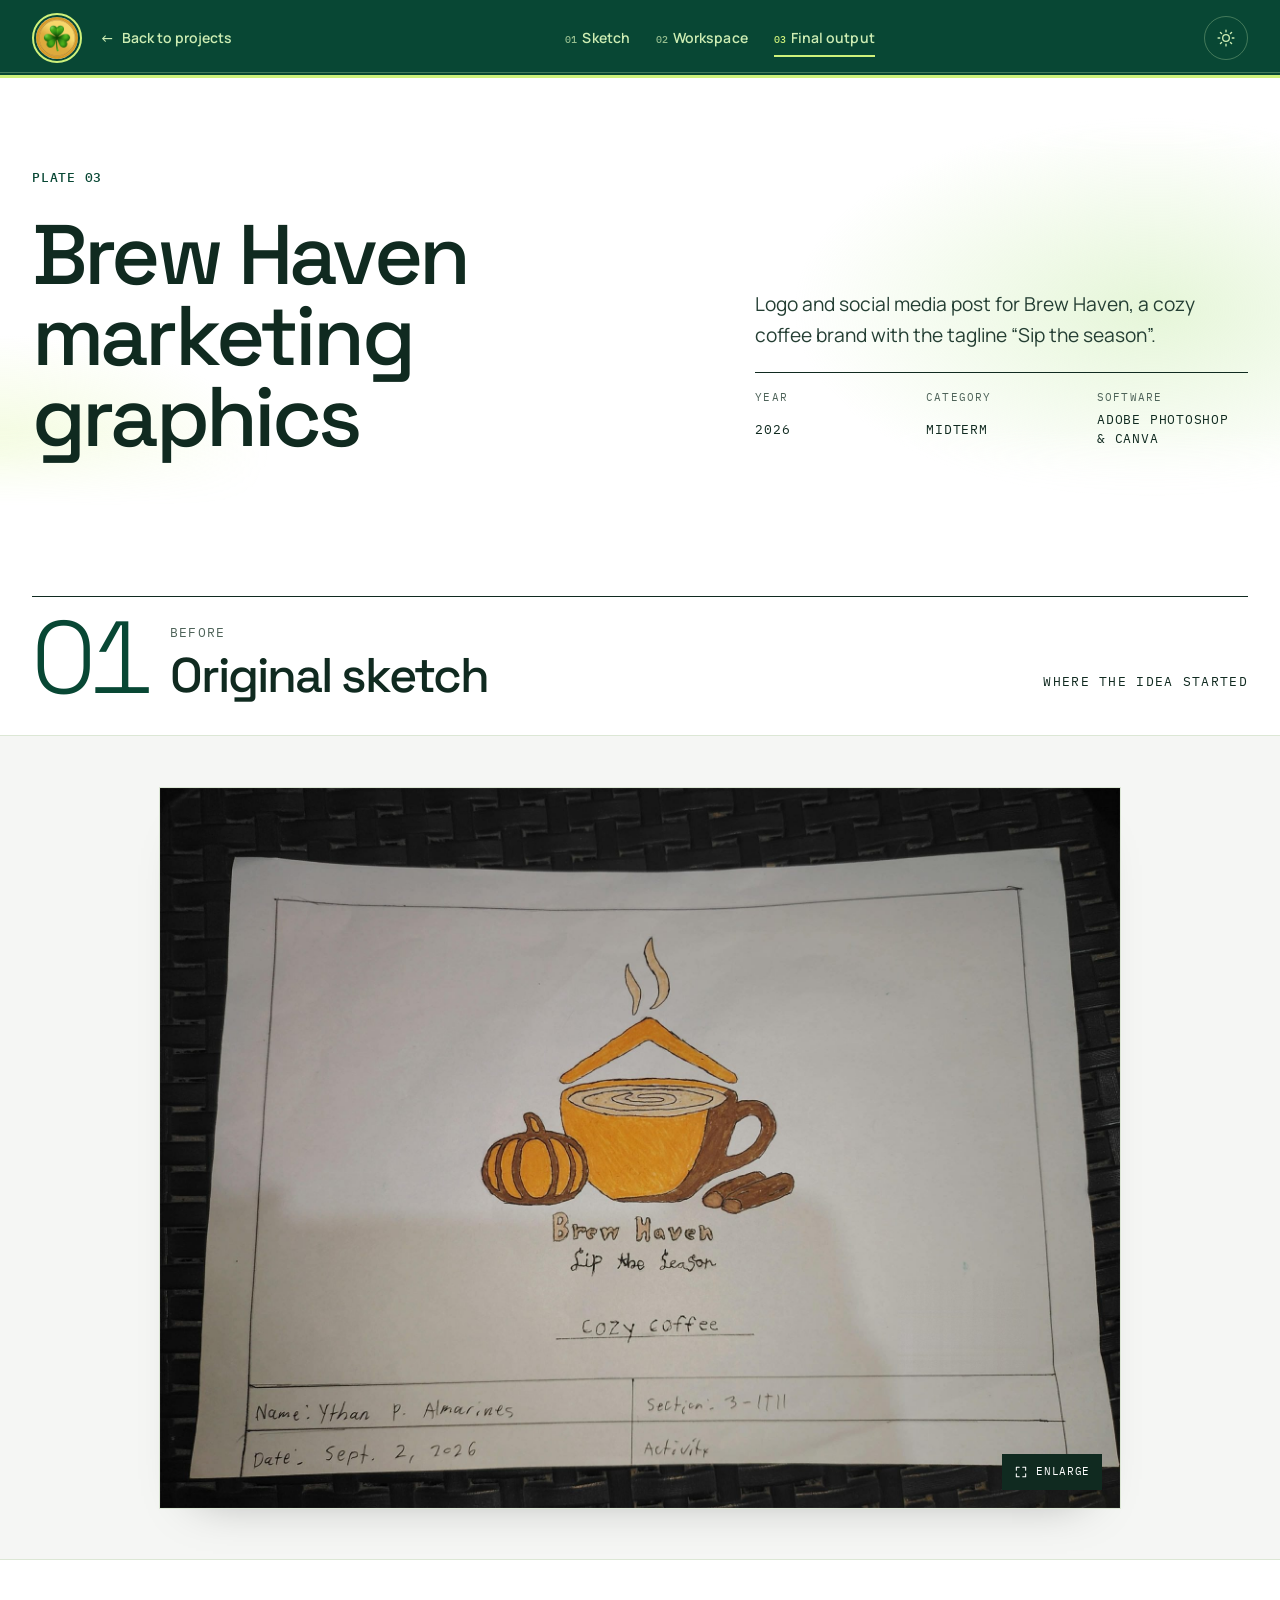
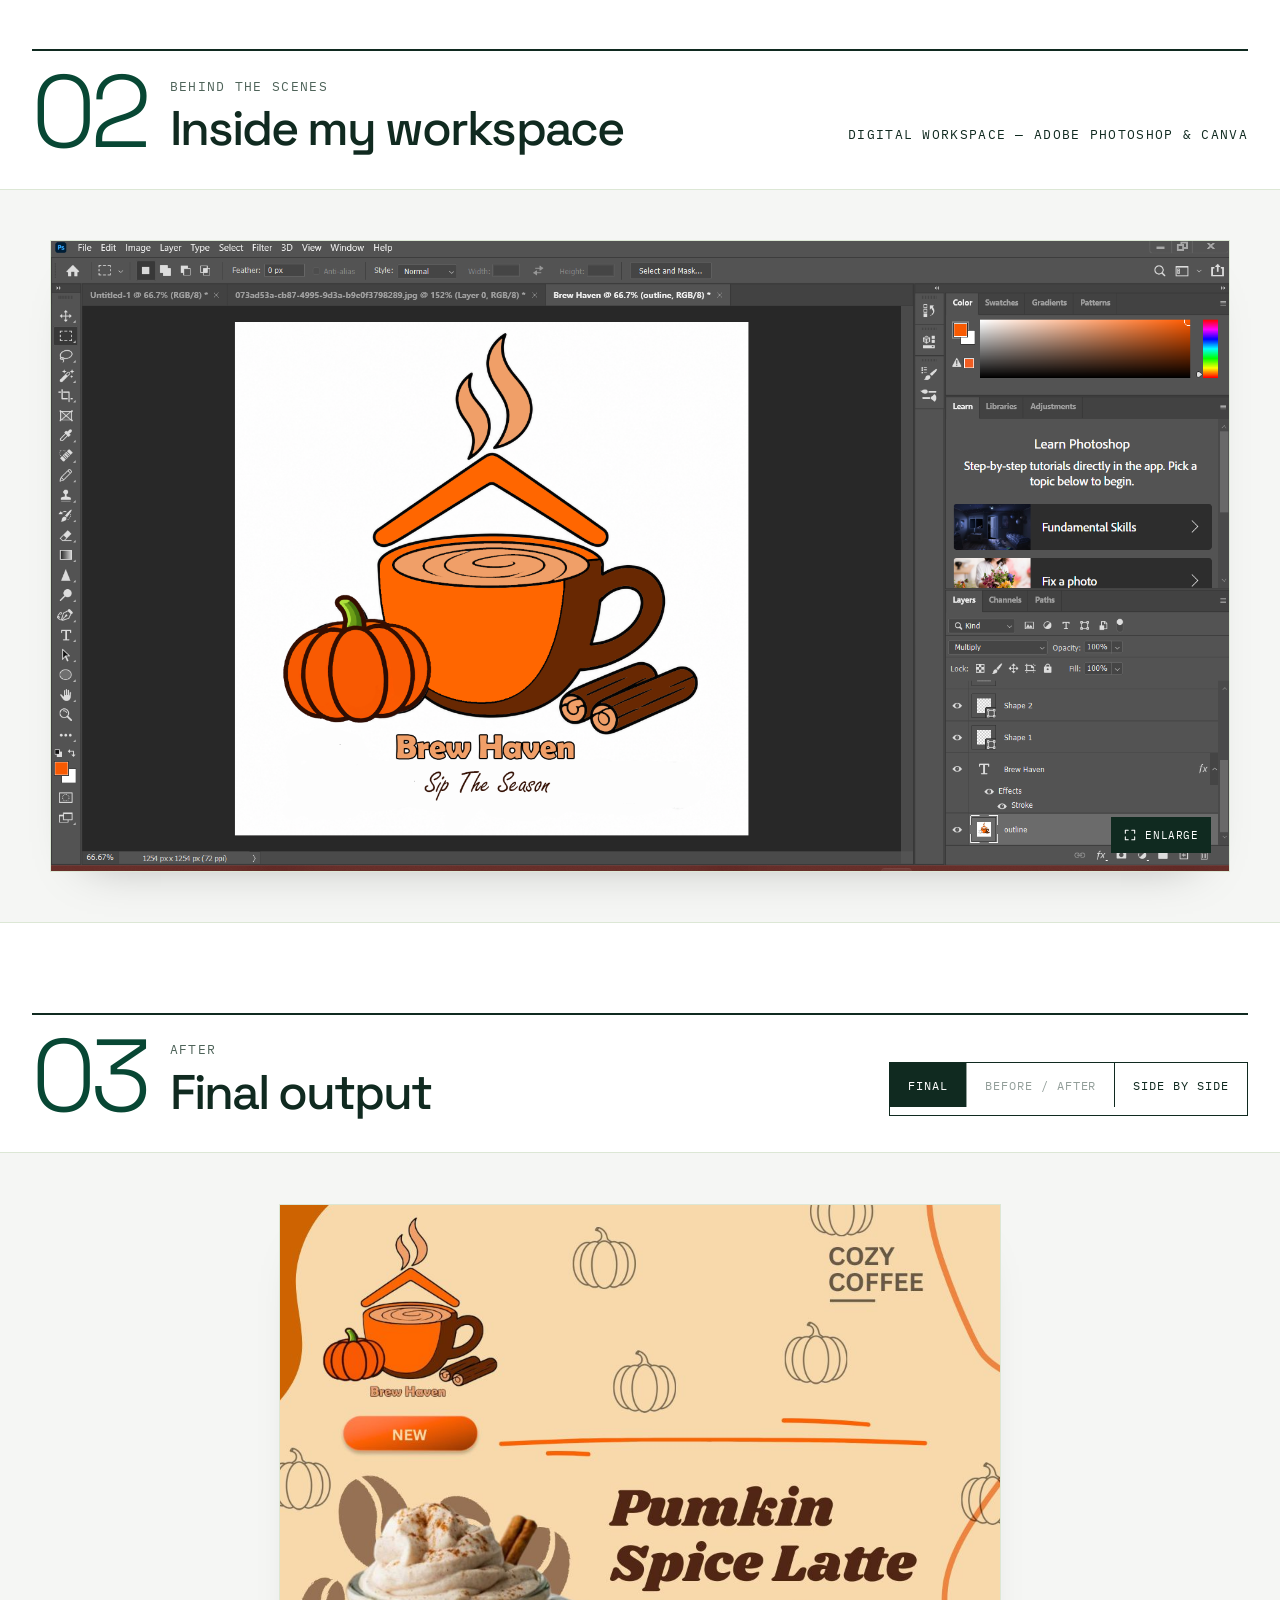
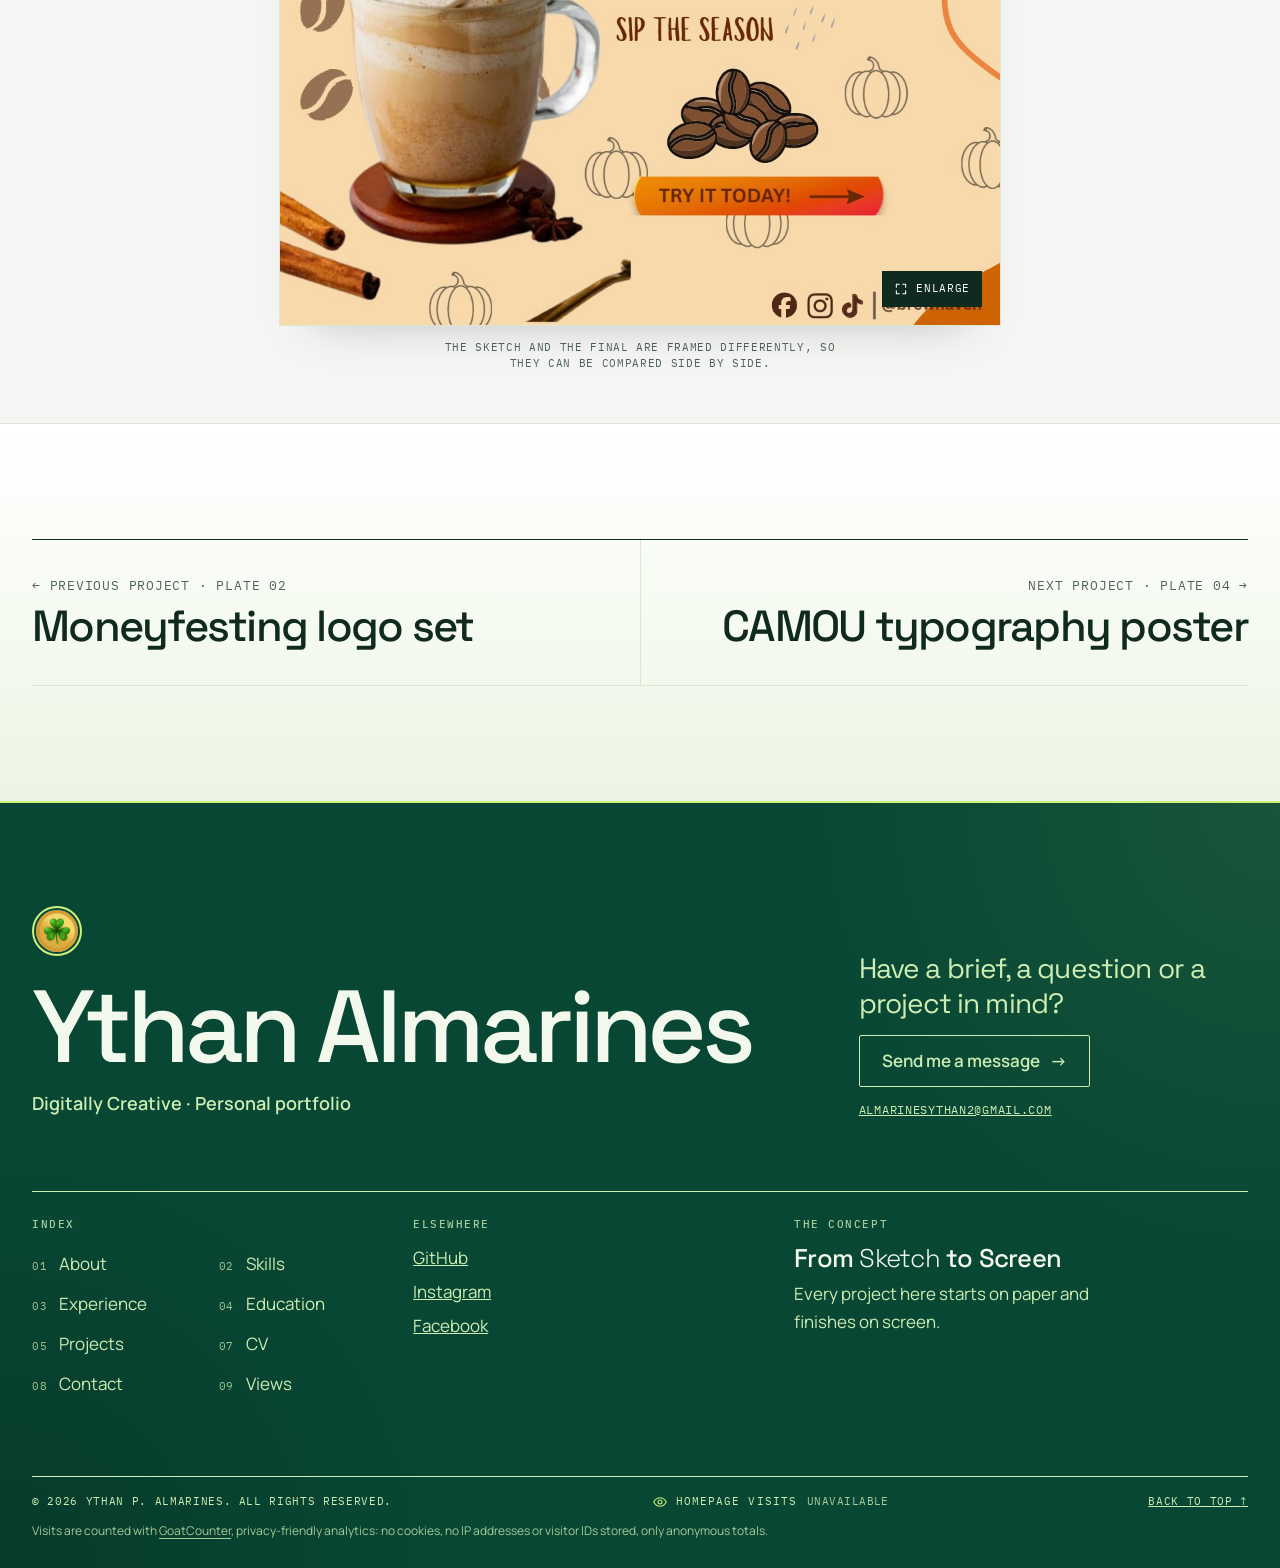
<file: projects/brew-haven-graphics/index.html>
<!DOCTYPE html>
<html lang="en">
<head>
  <meta charset="utf-8">
  <meta name="viewport" content="width=device-width, initial-scale=1, viewport-fit=cover">
  <title>Project | Almarines_Ythan_portfolio</title>
  <!-- Browser tab icon: the coin logo (images/favicon/) -->
  <link rel="icon" href="../../images/favicon/favicon.ico" sizes="any">
  <link rel="icon" type="image/png" sizes="32x32" href="../../images/favicon/favicon-32.png">
  <link rel="icon" type="image/png" sizes="16x16" href="../../images/favicon/favicon-16.png">
  <link rel="apple-touch-icon" href="../../images/favicon/apple-touch-icon.png">
  <meta name="description" content="A project from my graphic design portfolio: from the original sketch to the finished artwork.">
  <link rel="preconnect" href="https://fonts.googleapis.com">
  <link rel="preconnect" href="https://fonts.gstatic.com" crossorigin>
  <link rel="stylesheet" href="https://fonts.googleapis.com/css2?family=IBM+Plex+Mono:wght@400;500&family=Manrope:wght@400;500;600;700&family=Space+Grotesk:wght@300;400;500;600&display=swap">
  <link rel="stylesheet" href="../../css/style.css">
  <link rel="stylesheet" href="../../css/project.css">
  <!-- Before first paint: apply a saved theme, and allow motion unless the visitor asked for less.
       If this does not run, the page simply shows without animation. -->
  <script>(function (d) { d.classList.add('js'); try { var t = localStorage.getItem('sts-theme'); if (t === 'dark' || t === 'light') d.setAttribute('data-theme', t); } catch (e) {} if (!matchMedia('(prefers-reduced-motion: reduce)').matches) d.classList.add('motion'); })(document.documentElement);</script>
</head>
<!--
  PROJECT PAGE TEMPLATE. Every project folder holds an identical copy of this file.
  The page reads its folder name (for example "my-poster") and shows that project from js/projects.js.
  You never need to edit this file.
-->
<body class="project-page" data-root="../../">
<a class="skip" href="#main">Skip to content</a>

<header class="site-header">
  <span class="read-progress" aria-hidden="true"></span>
  <div class="wrap">
    <div class="hdr-left">
      <a class="logo" href="../../index.html" aria-label="Logo, go to the homepage">
        <img src="../../images/logo/logo.jpg" alt="" width="192" height="192" decoding="async">
      </a>
      <a class="back-link" href="../../index.html#projects"><span class="arr" aria-hidden="true">&larr;</span><span class="back-long">Back to projects</span><span class="back-short">Projects</span></a>
    </div>
    <nav class="nav-desktop" aria-label="On this page">
      <ul>
        <li data-sec="sketch"><a href="#sketch"><sup>01</sup>Sketch</a></li>
        <li data-sec="workspace"><a href="#workspace"><sup>02</sup>Workspace</a></li>
        <li data-sec="final"><a href="#final"><sup>03</sup>Final output</a></li>
      </ul>
    </nav>
    <div class="header-tools">
      <button class="icon-btn theme-btn" id="theme-toggle" type="button" aria-label="Switch to dark theme">
        <svg class="sun" viewBox="0 0 24 24" aria-hidden="true" fill="none" stroke="currentColor" stroke-width="1.6" stroke-linecap="round"><circle cx="12" cy="12" r="4"/><path d="M12 2.5v2M12 19.5v2M2.5 12h2M19.5 12h2M5.3 5.3l1.4 1.4M17.3 17.3l1.4 1.4M5.3 18.7l1.4-1.4M17.3 6.7l1.4-1.4"/></svg>
        <svg class="moon" viewBox="0 0 24 24" aria-hidden="true" fill="none" stroke="currentColor" stroke-width="1.6" stroke-linecap="round" stroke-linejoin="round"><path d="M20 14.5A8 8 0 0 1 9.5 4a8 8 0 1 0 10.5 10.5z"/></svg>
      </button>
      <button class="icon-btn menu-btn" id="menu-open" type="button" aria-label="Open page menu" aria-expanded="false" aria-controls="menu">
        <svg viewBox="0 0 24 24" aria-hidden="true" fill="none" stroke="currentColor" stroke-width="1.6" stroke-linecap="round"><path d="M3 8h18M3 16h18"/></svg>
      </button>
    </div>
  </div>
</header>

<div class="menu" id="menu" role="dialog" aria-modal="true" aria-label="Page menu" hidden>
  <div class="wrap">
    <div class="menu-top">
      <a class="logo" href="../../index.html" aria-label="Logo, go to the homepage"><img src="../../images/logo/logo.jpg" alt="" width="192" height="192" decoding="async"></a>
      <button class="icon-btn" id="menu-close" type="button" aria-label="Close menu">
        <svg viewBox="0 0 24 24" aria-hidden="true" fill="none" stroke="currentColor" stroke-width="1.6" stroke-linecap="round"><path d="M5 5l14 14M19 5L5 19"/></svg>
      </button>
    </div>
    <nav aria-label="Mobile">
      <ol>
        <li data-sec="sketch"><a href="#sketch"><span class="num mono">01</span><span class="label">Original sketch</span></a></li>
        <li data-sec="workspace"><a href="#workspace"><span class="num mono">02</span><span class="label">Workspace</span></a></li>
        <li data-sec="final"><a href="#final"><span class="num mono">03</span><span class="label">Final output</span></a></li>
        <li><a href="../../index.html#projects"><span class="num mono">&larr;</span><span class="label">All projects</span></a></li>
      </ol>
    </nav>
    <p class="menu-foot mono">Project &middot; From Sketch to Screen</p>
  </div>
</div>

<main id="main">
  <!-- TITLE: title, short description, basic facts. The images below tell the story. -->
  <section class="cs-hero" aria-labelledby="cs-title">
    <div class="wrap grid">
      <p class="cs-kicker mono"><span class="pl" id="cs-plate"></span><span id="cs-sample"></span></p>
      <h1 class="cs-title" id="cs-title"></h1>
      <div class="cs-side">
        <p class="cs-intro" id="cs-intro"></p>
        <dl class="cs-meta mono" id="cs-meta"></dl>
        <dl class="cs-notes" id="cs-notes"></dl>
      </div>
    </div>
  </section>

  <!-- The same three steps on every project page, always in this order:
       01 Original sketch -> 02 Inside my workspace -> 03 Final output -->

  <!-- 01 ORIGINAL SKETCH -->
  <section class="step" id="sketch" aria-labelledby="sk-h">
    <header class="wrap step-head" data-stagger=":scope > *">
      <span class="step-no" aria-hidden="true"></span>
      <div class="step-titles">
        <p class="step-kicker mono">Before</p>
        <h2 class="step-title" id="sk-h">Original sketch</h2>
      </div>
      <p class="step-cap mono" id="sk-cap">Where the idea started</p>
    </header>
    <div class="mat">
      <button class="art art-shadow art-btn" id="sk-art" type="button" aria-haspopup="dialog"></button>
    </div>
  </section>

  <!-- 02 INSIDE MY WORKSPACE -->
  <section class="step" id="workspace" aria-labelledby="ws-h">
    <header class="wrap step-head" data-stagger=":scope > *">
      <span class="step-no" aria-hidden="true"></span>
      <div class="step-titles">
        <p class="step-kicker mono">Behind the scenes</p>
        <h2 class="step-title" id="ws-h">Inside my workspace</h2>
      </div>
      <p class="step-cap mono" id="ws-cap"></p>
    </header>
    <div class="mat">
      <button class="art art-shadow art-btn" id="ws-art" type="button" aria-haspopup="dialog"></button>
    </div>
  </section>

  <!-- 03 FINAL OUTPUT, with an optional before & after comparison -->
  <section class="step step-final" id="final" aria-labelledby="fi-h" data-mode="final">
    <header class="wrap step-head" data-stagger=":scope > *">
      <span class="step-no" aria-hidden="true"></span>
      <div class="step-titles">
        <p class="step-kicker mono">After</p>
        <h2 class="step-title" id="fi-h">Final output</h2>
      </div>
      <div class="view-toggle" id="fi-views" role="group" aria-label="How to show the final output">
        <button type="button" class="vt-btn" data-view="final" aria-pressed="true">Final</button>
        <button type="button" class="vt-btn" data-view="slider" aria-pressed="false">Before / After</button>
        <button type="button" class="vt-btn" data-view="split" aria-pressed="false">Side by side</button>
      </div>
    </header>
    <div class="mat">
      <button class="art art-shadow art-btn" id="fi-art" type="button" aria-haspopup="dialog"></button>
      <div class="compare" id="compare" data-view="slider" style="--pos: 50%">
        <div class="cmp-stage">
          <figure class="cmp-layer cmp-after" aria-label="Final, after">
            <div class="cmp-media" data-slot="after"></div>
            <figcaption class="cmp-label cmp-label-r mono">Final &middot; After</figcaption>
          </figure>
          <figure class="cmp-layer cmp-before" aria-label="Sketch, before">
            <div class="cmp-media" data-slot="before"></div>
            <figcaption class="cmp-label mono">Sketch &middot; Before</figcaption>
          </figure>
          <div class="cmp-handle" aria-hidden="true"><span class="cmp-knob"><svg viewBox="0 0 24 24"><path d="M9 6l-5 6 5 6M15 6l5 6-5 6"/></svg></span></div>
          <input class="cmp-range" id="cmp-range" type="range" min="0" max="100" step="1" value="50"
            aria-label="Compare sketch and final artwork. Higher values show more of the sketch.">
        </div>
        <div class="cmp-split" aria-hidden="true">
          <figure><div class="cmp-media" data-slot="before"></div><figcaption class="mono">01 &middot; Sketch &middot; Before</figcaption></figure>
          <figure><div class="cmp-media" data-slot="after"></div><figcaption class="mono">03 &middot; Final &middot; After</figcaption></figure>
        </div>
        <p class="cmp-hint mono">Drag the handle, tap anywhere on the image, or use the arrow keys.</p>
      </div>
      <p class="step-note mono" id="fi-note" hidden></p>
    </div>
  </section>

  <!-- Enlarged image -->
  <dialog class="zoom" id="zoom" aria-labelledby="zoom-cap">
    <div class="zoom-bar">
      <p class="mono" id="zoom-cap"></p>
      <button class="icon-btn" type="button" id="zoom-close" aria-label="Close enlarged image">
        <svg viewBox="0 0 24 24" aria-hidden="true" fill="none" stroke="currentColor" stroke-width="1.6" stroke-linecap="round"><path d="M5 5l14 14M19 5L5 19"/></svg>
      </button>
    </div>
    <div class="zoom-media" id="zoom-media"></div>
  </dialog>

  <!-- PREVIOUS / NEXT -->
  <nav class="cs-sec pn-sec" aria-label="More projects">
    <div class="wrap">
      <div class="pn" id="pn"></div>
    </div>
  </nav>
</main>

<footer class="site-footer">
  <div class="wrap">
    <div class="foot-id">
      <a class="logo foot-logo" href="../../index.html" aria-label="Logo, go to the homepage"><img src="../../images/logo/logo.jpg" alt="" width="192" height="192" decoding="async"></a>
      <p class="foot-name">Ythan Almarines</p>
      <p class="foot-role">Digitally Creative &middot; Personal portfolio</p>
    </div>
    <div class="foot-cta">
      <p class="foot-ask">Have a brief, a question or a project in mind?</p>
      <a class="foot-back" href="../../index.html#contact">Send me a message <span class="arr" aria-hidden="true">&rarr;</span></a>
      <p class="mono foot-mail"><a href="mailto:almarinesythan2@gmail.com">almarinesythan2@gmail.com</a></p>
    </div>
    <div class="foot-cols">
      <nav class="foot-col" aria-label="Footer">
        <h2 class="mono">Index</h2>
        <ol class="foot-index">
          <li><a href="../../index.html#about"><span class="mono">01</span>About</a></li>
          <li><a href="../../index.html#skills"><span class="mono">02</span>Skills</a></li>
          <li><a href="../../index.html#experience"><span class="mono">03</span>Experience</a></li>
          <li><a href="../../index.html#education"><span class="mono">04</span>Education</a></li>
          <li><a href="../../index.html#projects"><span class="mono">05</span>Projects</a></li>
          <li><a href="../../index.html#cv"><span class="mono">07</span>CV</a></li>
          <li><a href="../../index.html#contact"><span class="mono">08</span>Contact</a></li>
          <li><a href="../../analytics.html"><span class="mono">09</span>Views</a></li>
        </ol>
      </nav>
      <div class="foot-col">
        <h2 class="mono">Elsewhere</h2>
        <ul class="foot-social">
          <li><a href="https://github.com/tantanannan" target="_blank" rel="noopener">GitHub</a></li>
          <li><a href="https://www.instagram.com/tanchiato/" target="_blank" rel="noopener">Instagram</a></li>
          <li><a href="https://www.facebook.com/share/1FRAPZCMxt/" target="_blank" rel="noopener">Facebook</a></li>
        </ul>
      </div>
      <div class="foot-col foot-concept">
        <h2 class="mono">The concept</h2>
        <p class="foot-mark">From <em>Sketch</em> to Screen</p>
        <p>Every project here starts on paper and finishes on screen.</p>
      </div>
    </div>
    <div class="foot-row mono">
      <span>&copy; 2026 Ythan P. Almarines. All rights reserved.</span>
      <p class="foot-views" data-views hidden><svg class="eye" width="16" height="16" viewBox="0 0 24 24" aria-hidden="true" fill="none" stroke="currentColor" stroke-width="1.6" stroke-linecap="round" stroke-linejoin="round"><path d="M2.5 12S6 5.5 12 5.5 21.5 12 21.5 12 18 18.5 12 18.5 2.5 12 2.5 12z"/><circle cx="12" cy="12" r="3"/></svg><span>Recorded Portfolio Views</span> <span class="foot-views-n" data-views-n>Loading&hellip;</span></p> <!-- Filled in by js/site.js from GoatCounter -->
      <a href="#main">Back to top <span aria-hidden="true">&uarr;</span></a>
      <p class="foot-privacy">Visits are counted with <a href="https://www.goatcounter.com/help/privacy" target="_blank" rel="noopener">GoatCounter</a>, privacy-friendly analytics: no cookies, no IP addresses or visitor IDs stored, only anonymous totals.</p>
    </div>
  </div>
</footer>


<script src="../../js/projects.js"></script>
<script src="../../js/site.js"></script>
<script src="../../js/project.js"></script>
</body>
</html>
</file>
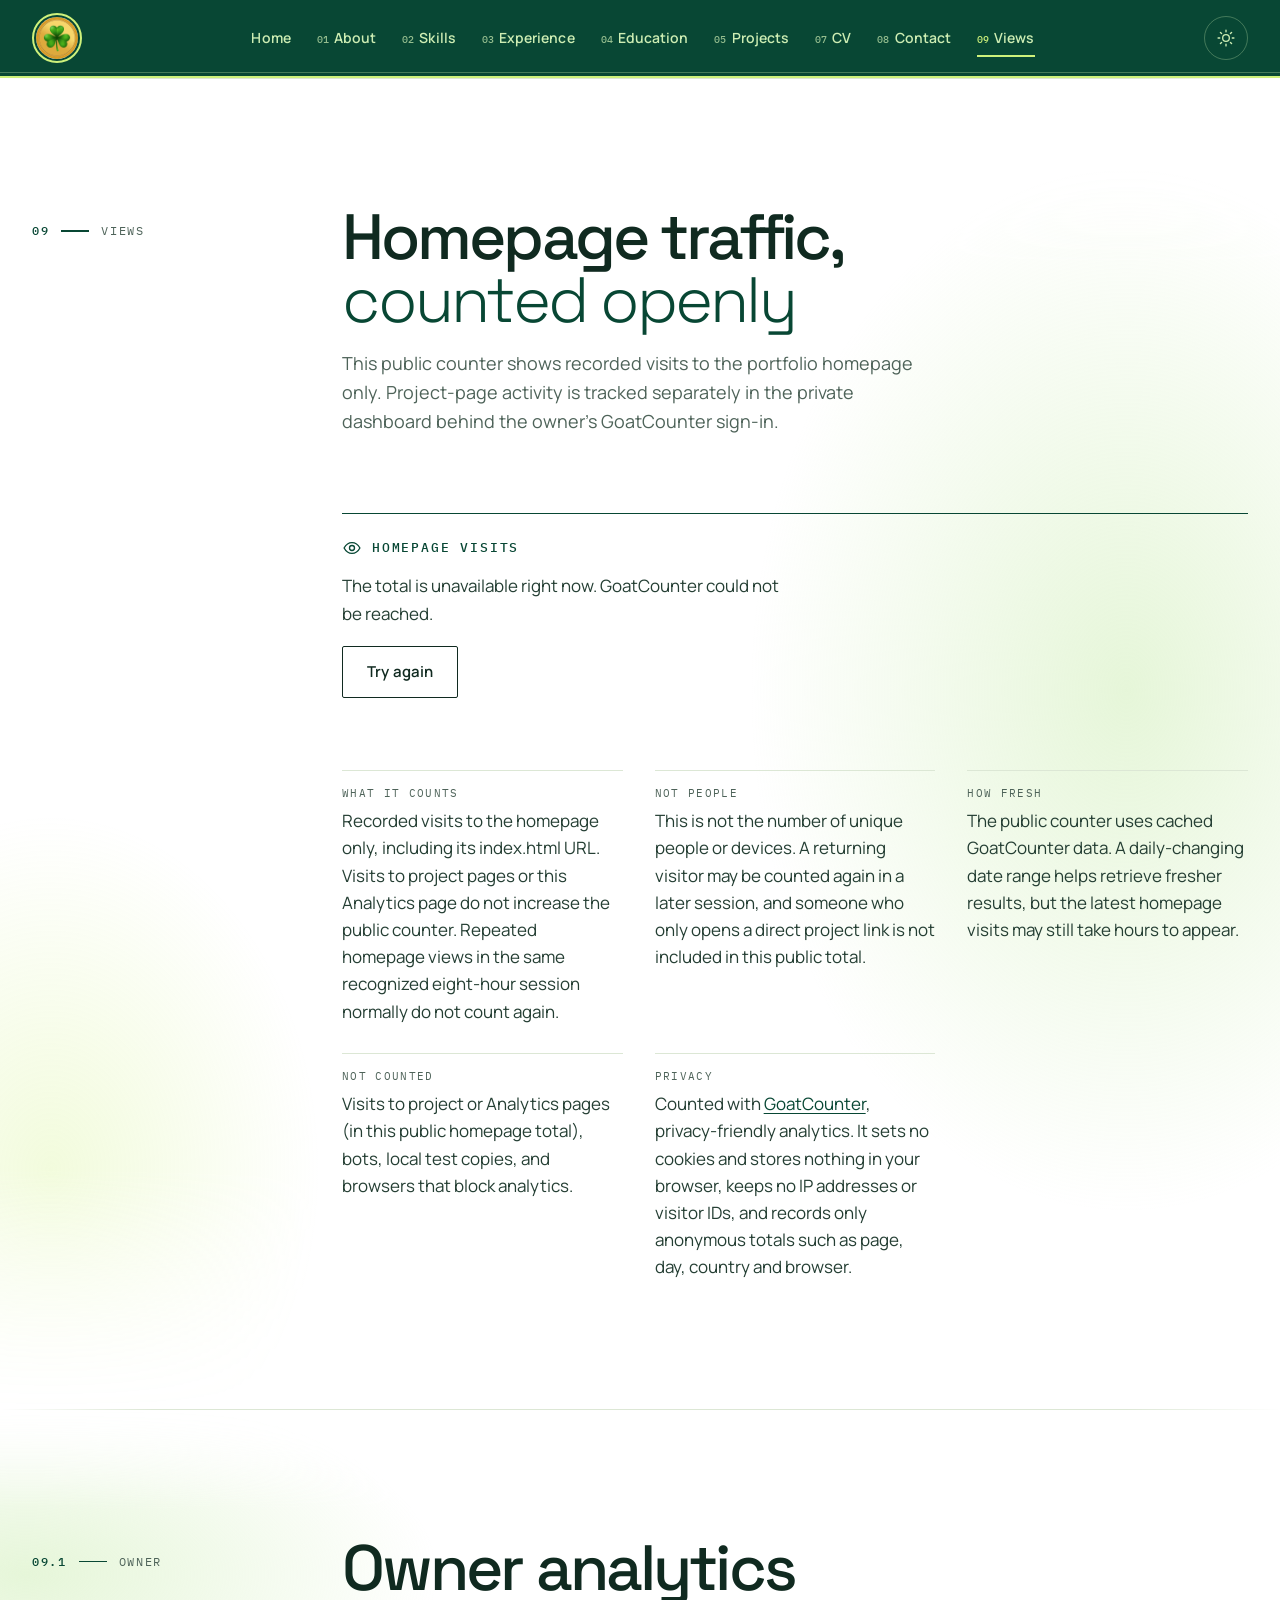
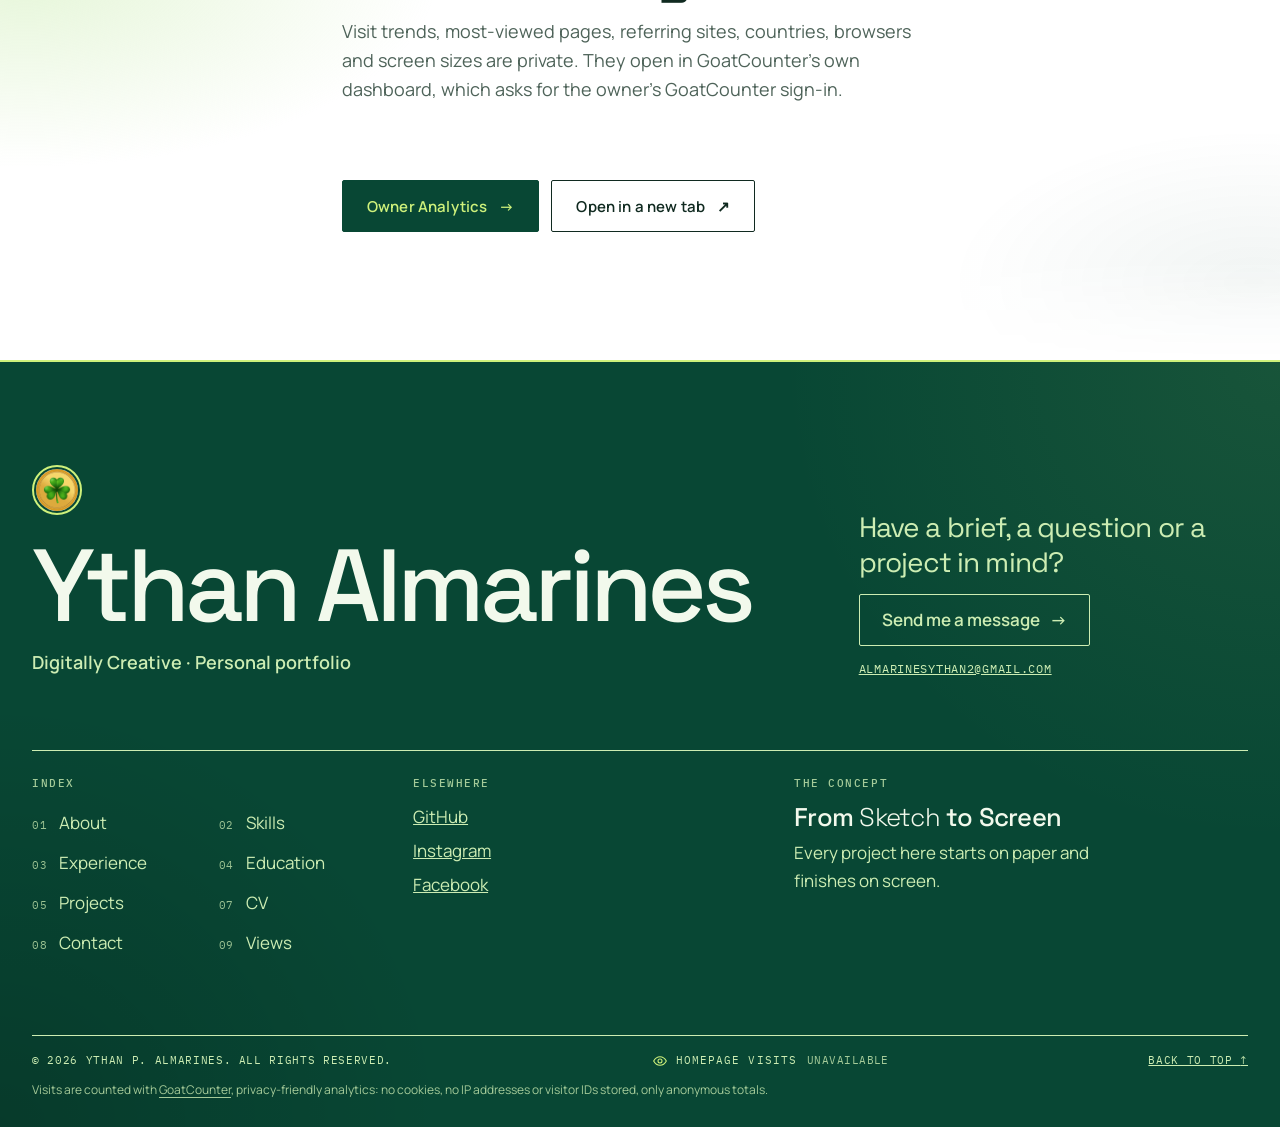
<file: analytics.html>
<!DOCTYPE html>
<html lang="en">
<head>
  <meta charset="utf-8">
  <meta name="viewport" content="width=device-width, initial-scale=1, viewport-fit=cover">
  <title>Views | Almarines_Ythan_portfolio</title>
  <!-- Browser tab icon: the coin logo (images/favicon/) -->
  <link rel="icon" href="images/favicon/favicon.ico" sizes="any">
  <link rel="icon" type="image/png" sizes="32x32" href="images/favicon/favicon-32.png">
  <link rel="icon" type="image/png" sizes="16x16" href="images/favicon/favicon-16.png">
  <link rel="apple-touch-icon" href="images/favicon/apple-touch-icon.png">
  <meta name="description" content="Recorded homepage visits for the From Sketch to Screen portfolio, counted with privacy-friendly GoatCounter analytics.">
  <link rel="preconnect" href="https://fonts.googleapis.com">
  <link rel="preconnect" href="https://fonts.gstatic.com" crossorigin>
  <link rel="stylesheet" href="https://fonts.googleapis.com/css2?family=IBM+Plex+Mono:wght@400;500&family=Manrope:wght@400;500;600;700&family=Space+Grotesk:wght@300;400;500;600&display=swap">
  <link rel="stylesheet" href="css/style.css">
  <link rel="stylesheet" href="css/analytics.css">
  <!-- Before first paint: apply a saved theme, and allow motion unless the visitor asked for less.
       If this does not run, the page simply shows without animation. -->
  <script>(function (d) { d.classList.add('js'); try { var t = localStorage.getItem('sts-theme'); if (t === 'dark' || t === 'light') d.setAttribute('data-theme', t); } catch (e) {} if (!matchMedia('(prefers-reduced-motion: reduce)').matches) d.classList.add('motion'); })(document.documentElement);</script>
</head>
<!--
  ANALYTICS PAGE. Two views on one page:
  - Public: recorded visits to the homepage only (GoatCounter's public page counter, via js/site.js).
  - Owner: GoatCounter's own dashboard in a frame, opened by the Owner Analytics button. GoatCounter asks
    for the owner's sign-in there; this page holds no passwords, tokens or keys.
  The page code is js/analytics.js; its styles are css/analytics.css.
-->
<body class="analytics-page" data-root="">
<a class="skip" href="#main">Skip to content</a>

<header class="site-header">
  <div class="wrap">
    <a class="logo" href="index.html" aria-label="Logo, go to the homepage">
      <img src="images/logo/logo.jpg" alt="" width="192" height="192" decoding="async">
    </a>
    <nav class="nav-desktop" aria-label="Main">
      <ul>
        <li><a href="index.html">Home</a></li>
        <li><a href="index.html#about"><sup>01</sup>About</a></li>
        <li><a href="index.html#skills"><sup>02</sup>Skills</a></li>
        <li><a href="index.html#experience"><sup>03</sup>Experience</a></li>
        <li><a href="index.html#education"><sup>04</sup>Education</a></li>
        <li><a href="index.html#projects"><sup>05</sup>Projects</a></li>
        <li><a href="index.html#cv"><sup>07</sup>CV</a></li>
        <li><a href="index.html#contact"><sup>08</sup>Contact</a></li>
        <li><a href="analytics.html" aria-current="page"><sup>09</sup>Views</a></li>
      </ul>
    </nav>
    <div class="header-tools">
      <button class="icon-btn theme-btn" id="theme-toggle" type="button" aria-label="Switch to dark theme">
        <svg class="sun" viewBox="0 0 24 24" aria-hidden="true" fill="none" stroke="currentColor" stroke-width="1.6" stroke-linecap="round"><circle cx="12" cy="12" r="4"/><path d="M12 2.5v2M12 19.5v2M2.5 12h2M19.5 12h2M5.3 5.3l1.4 1.4M17.3 17.3l1.4 1.4M5.3 18.7l1.4-1.4M17.3 6.7l1.4-1.4"/></svg>
        <svg class="moon" viewBox="0 0 24 24" aria-hidden="true" fill="none" stroke="currentColor" stroke-width="1.6" stroke-linecap="round" stroke-linejoin="round"><path d="M20 14.5A8 8 0 0 1 9.5 4a8 8 0 1 0 10.5 10.5z"/></svg>
      </button>
      <button class="icon-btn menu-btn" id="menu-open" type="button" aria-label="Open menu" aria-expanded="false" aria-controls="menu">
        <svg viewBox="0 0 24 24" aria-hidden="true" fill="none" stroke="currentColor" stroke-width="1.6" stroke-linecap="round"><path d="M3 8h18M3 16h18"/></svg>
      </button>
    </div>
  </div>
</header>

<div class="menu" id="menu" role="dialog" aria-modal="true" aria-label="Site menu" hidden>
  <div class="wrap">
    <div class="menu-top">
      <a class="logo" href="index.html" aria-label="Logo, go to the homepage">
        <img src="images/logo/logo.jpg" alt="" width="192" height="192" decoding="async">
      </a>
      <button class="icon-btn" id="menu-close" type="button" aria-label="Close menu">
        <svg viewBox="0 0 24 24" aria-hidden="true" fill="none" stroke="currentColor" stroke-width="1.6" stroke-linecap="round"><path d="M5 5l14 14M19 5L5 19"/></svg>
      </button>
    </div>
    <nav aria-label="Mobile">
      <ol>
        <li><a href="index.html"><span class="num mono">00</span><span class="label">Home</span></a></li>
        <li><a href="index.html#about"><span class="num mono">01</span><span class="label">About</span></a></li>
        <li><a href="index.html#skills"><span class="num mono">02</span><span class="label">Skills</span></a></li>
        <li><a href="index.html#experience"><span class="num mono">03</span><span class="label">Experience</span></a></li>
        <li><a href="index.html#education"><span class="num mono">04</span><span class="label">Education</span></a></li>
        <li><a href="index.html#projects"><span class="num mono">05</span><span class="label">Projects</span></a></li>
        <li><a href="index.html#cv"><span class="num mono">07</span><span class="label">CV</span></a></li>
        <li><a href="index.html#contact"><span class="num mono">08</span><span class="label">Contact</span></a></li>
        <li><a href="analytics.html" aria-current="page"><span class="num mono">09</span><span class="label">Views</span></a></li>
      </ol>
    </nav>
    <p class="menu-foot mono">From Sketch to Screen &middot; Graphic design portfolio</p>
  </div>
</div>

<main id="main">
  <!-- PUBLIC VIEW: recorded homepage visits only, never private traffic statistics. -->
  <section class="section an-public" id="views" aria-labelledby="an-title">
    <div class="wrap grid sec-head">
      <p class="sec-index mono"><span class="n">09</span><span>Views</span></p>
      <h1 class="sec-title" id="an-title">Homepage traffic, <em>counted openly</em></h1>
      <p class="sec-dek">This public counter shows recorded visits to the portfolio homepage only. Project-page activity is tracked separately in the private dashboard behind the owner&rsquo;s GoatCounter sign-in.</p>
    </div>

    <div class="wrap grid an-grid">
      <div class="an-total" data-total data-state="loading">
        <p class="an-total-label mono"><svg class="eye" width="20" height="20" viewBox="0 0 24 24" aria-hidden="true" fill="none" stroke="currentColor" stroke-width="1.6" stroke-linecap="round" stroke-linejoin="round"><path d="M2.5 12S6 5.5 12 5.5 21.5 12 21.5 12 18 18.5 12 18.5 2.5 12 2.5 12z"/><circle cx="12" cy="12" r="3"/></svg>Homepage Visits</p>
        <p class="an-total-n" data-total-n aria-hidden="true">&mdash;</p>
        <p class="an-total-status" data-total-status role="status">Loading the latest total&hellip;</p>
        <button class="btn btn-outline an-retry" type="button" data-total-retry hidden>Try again</button>
        <noscript><p class="an-total-status">Turn on JavaScript to see the latest total.</p></noscript>
      </div>

      <dl class="an-facts reveal">
        <div><dt class="mono">What it counts</dt><dd>Recorded visits to the homepage only, including its index.html URL. Visits to project pages or this Analytics page do not increase the public counter. Repeated homepage views in the same recognized eight-hour session normally do not count again.</dd></div>
        <div><dt class="mono">Not people</dt><dd>This is not the number of unique people or devices. A returning visitor may be counted again in a later session, and someone who only opens a direct project link is not included in this public total.</dd></div>
        <div><dt class="mono">How fresh</dt><dd>The public counter uses cached GoatCounter data. A daily-changing date range helps retrieve fresher results, but the latest homepage visits may still take hours to appear.</dd></div>
        <div><dt class="mono">Not counted</dt><dd>Visits to project or Analytics pages (in this public homepage total), bots, local test copies, and browsers that block analytics.</dd></div>
        <div><dt class="mono">Privacy</dt><dd>Counted with <a href="https://www.goatcounter.com/help/privacy" target="_blank" rel="noopener">GoatCounter</a>, privacy-friendly analytics. It sets no cookies and stores nothing in your browser, keeps no IP addresses or visitor IDs, and records only anonymous totals such as page, day, country and browser.</dd></div>
      </dl>
    </div>
  </section>

  <!-- OWNER VIEW: GoatCounter's own dashboard, which requires the owner's GoatCounter sign-in.
       The frame loads only after the button is pressed, so ordinary visits never contact the dashboard. -->
  <section class="section an-owner" id="owner" aria-labelledby="owner-title">
    <div class="wrap grid sec-head reveal">
      <p class="sec-index mono"><span class="n">09.1</span><span>Owner</span></p>
      <h2 class="sec-title" id="owner-title">Owner analytics</h2>
      <p class="sec-dek">Visit trends, most-viewed pages, referring sites, countries, browsers and screen sizes are private. They open in GoatCounter&rsquo;s own dashboard, which asks for the owner&rsquo;s GoatCounter sign-in.</p>
    </div>

    <div class="wrap grid an-owner-body">
      <div class="an-actions">
        <button class="btn btn-primary" type="button" id="owner-toggle" aria-expanded="false" aria-controls="owner-panel">Owner Analytics <span class="arr" aria-hidden="true">&rarr;</span></button>
        <a class="btn btn-outline" href="https://almarinesythan.goatcounter.com/" target="_blank" rel="noopener">Open in a new tab <span aria-hidden="true">&nearr;</span></a>
      </div>

      <div class="an-panel" id="owner-panel" hidden>
        <div class="an-panel-bar mono">
          <span class="an-lock"><svg viewBox="0 0 24 24" aria-hidden="true" fill="none" stroke="currentColor" stroke-width="1.6" stroke-linecap="round" stroke-linejoin="round"><rect x="5" y="11" width="14" height="9" rx="1.5"/><path d="M8 11V8a4 4 0 0 1 8 0v3"/></svg>almarinesythan.goatcounter.com &middot; sign-in required</span>
          <button class="an-close" type="button" id="owner-close">Close</button>
        </div>
        <div class="an-frame" id="owner-frame"></div>
        <p class="an-note">This is GoatCounter&rsquo;s own interface in a secure frame, so it keeps GoatCounter&rsquo;s look. If the frame stays blank, or keeps asking you to sign in, your browser is blocking sign-in inside frames (Safari, Brave and some privacy settings do). Use <strong>Open in a new tab</strong> instead.</p>
      </div>
    </div>
  </section>
</main>

<footer class="site-footer">
  <div class="wrap">
    <div class="foot-id">
      <a class="logo foot-logo" href="index.html" aria-label="Logo, go to the homepage"><img src="images/logo/logo.jpg" alt="" width="192" height="192" decoding="async"></a>
      <p class="foot-name">Ythan Almarines</p>
      <p class="foot-role">Digitally Creative &middot; Personal portfolio</p>
    </div>
    <div class="foot-cta">
      <p class="foot-ask">Have a brief, a question or a project in mind?</p>
      <a class="foot-back" href="index.html#contact">Send me a message <span class="arr" aria-hidden="true">&rarr;</span></a>
      <p class="mono foot-mail"><a href="mailto:almarinesythan2@gmail.com">almarinesythan2@gmail.com</a></p>
    </div>
    <div class="foot-cols">
      <nav class="foot-col" aria-label="Footer">
        <h2 class="mono">Index</h2>
        <ol class="foot-index">
          <li><a href="index.html#about"><span class="mono">01</span>About</a></li>
          <li><a href="index.html#skills"><span class="mono">02</span>Skills</a></li>
          <li><a href="index.html#experience"><span class="mono">03</span>Experience</a></li>
          <li><a href="index.html#education"><span class="mono">04</span>Education</a></li>
          <li><a href="index.html#projects"><span class="mono">05</span>Projects</a></li>
          <li><a href="index.html#cv"><span class="mono">07</span>CV</a></li>
          <li><a href="index.html#contact"><span class="mono">08</span>Contact</a></li>
          <li><a href="analytics.html" aria-current="page"><span class="mono">09</span>Views</a></li>
        </ol>
      </nav>
      <div class="foot-col">
        <h2 class="mono">Elsewhere</h2>
        <ul class="foot-social">
          <li><a href="https://github.com/tantanannan" target="_blank" rel="noopener">GitHub</a></li>
          <li><a href="https://www.instagram.com/tanchiato/" target="_blank" rel="noopener">Instagram</a></li>
          <li><a href="https://www.facebook.com/share/1FRAPZCMxt/" target="_blank" rel="noopener">Facebook</a></li>
        </ul>
      </div>
      <div class="foot-col foot-concept">
        <h2 class="mono">The concept</h2>
        <p class="foot-mark">From <em>Sketch</em> to Screen</p>
        <p>Every project here starts on paper and finishes on screen.</p>
      </div>
    </div>
    <div class="foot-row mono">
      <span>&copy; 2026 Ythan P. Almarines. All rights reserved.</span>
      <p class="foot-views" data-views hidden><svg class="eye" width="16" height="16" viewBox="0 0 24 24" aria-hidden="true" fill="none" stroke="currentColor" stroke-width="1.6" stroke-linecap="round" stroke-linejoin="round"><path d="M2.5 12S6 5.5 12 5.5 21.5 12 21.5 12 18 18.5 12 18.5 2.5 12 2.5 12z"/><circle cx="12" cy="12" r="3"/></svg><span>Homepage Visits</span> <span class="foot-views-n" data-views-n>Loading&hellip;</span></p> <!-- Filled in by js/site.js from GoatCounter -->
      <a href="#main">Back to top <span aria-hidden="true">&uarr;</span></a>
      <p class="foot-privacy">Visits are counted with <a href="https://www.goatcounter.com/help/privacy" target="_blank" rel="noopener">GoatCounter</a>, privacy-friendly analytics: no cookies, no IP addresses or visitor IDs stored, only anonymous totals.</p>
    </div>
  </div>
</footer>

<!-- Shared code first (theme, menu, tracking, the total), then this page's code -->
<script src="js/site.js"></script>
<script src="js/analytics.js"></script>
</body>
</html>
</file>
<file: css/style.css>
/* Layout: an exhibition catalogue. 12-column editorial grid, hairline rules, numbered sections,
   text and image blocks alternating sides. White canvas, deep pine type, lime on pine as the signature. */
:root {
  /* The palette (from images/color pallete.jpg). Change these three and the whole site follows. */
  --pine: #084734;           /* Emerald Pine: header, buttons, links, rules on white */
  --lime: #CEF17B;           /* Lime Glow: fills only on light backgrounds (too pale for text on white) */
  --tea: #CDEDB3;            /* Green Tea: text on pine, soft tints */
  --night: #0B1712;          /* pine-black, the dark-mode page */

  /* Roles. Components use these, never the palette names directly. */
  --paper: #FFFFFF;          /* page */
  --ink: #102A20;            /* headings and body text, 15:1 on white */
  --pencil: #4E6359;         /* secondary text, 6.5:1 on white */
  --marker: var(--pine);     /* accent fills and lines */
  --marker-ink: var(--pine); /* green text and links, 10.7:1 on white */
  --on-marker: var(--lime);  /* text on accent fills: lime on pine, 8.4:1 */
  --rule: #DCE7D5;           /* hairlines */
  --wash: #F1F8EA;           /* placeholders, fields, quiet panels (a whisper of Green Tea) */
  --highlight: var(--lime);  /* search matches */
  --brand: var(--pine);      /* header bar, the same in both themes */
  --error: #B42318;

  --f-display: "Space Grotesk", "Helvetica Neue", Arial, sans-serif;
  --f-body: "Manrope", "Helvetica Neue", Arial, sans-serif;
  --f-mono: "IBM Plex Mono", ui-monospace, "SFMono-Regular", Menlo, Consolas, monospace;

  --max: 1320px;
  --gutter: max(16px, env(safe-area-inset-left, 0px));
  --gutter-r: max(16px, env(safe-area-inset-right, 0px));
  --header-h: 72px;

  /* Motion system: one easing family, four durations, one travel distance.
     --k scales the hero timing; smaller screens move less and finish sooner. */
  --ease: cubic-bezier(.22, 1, .36, 1);
  --ease-io: cubic-bezier(.65, 0, .35, 1);
  --t-micro: 160ms;
  --t-hover: 220ms;
  --t-reveal: 520ms;
  --t-stagger: 70ms;
  --rise: 20px;
  --k: 1;
}
@media (max-width: 1099px) { :root { --t-reveal: 460ms; --t-stagger: 55ms; --rise: 14px; --k: .9; } }
@media (max-width: 719px) { :root { --t-reveal: 380ms; --t-stagger: 40ms; --rise: 10px; --k: .8; } }
@media (prefers-color-scheme: dark) {
  :root:not([data-theme="light"]) {
    --paper: var(--night); --ink: #E8F3DF; --pencil: #A3B9AA; --marker: var(--lime);
    --marker-ink: var(--lime); --rule: #213A2E; --wash: #12241B; --on-marker: var(--pine); --error: #F08A6E;
    --highlight: rgba(206, 241, 123, .35);
    color-scheme: dark;
  }
}
:root[data-theme="dark"] {
  --paper: var(--night); --ink: #E8F3DF; --pencil: #A3B9AA; --marker: var(--lime);
  --marker-ink: var(--lime); --rule: #213A2E; --wash: #12241B; --on-marker: var(--pine); --error: #F08A6E;
  --highlight: rgba(206, 241, 123, .35);
  color-scheme: dark;
}

*, *::before, *::after { box-sizing: border-box; }
html { scroll-behavior: smooth; scroll-padding-top: calc(var(--header-h) + env(safe-area-inset-top, 0px) + 16px); }
body {
  margin: 0;
  background: var(--paper);
  color: var(--ink);
  font-family: var(--f-body);
  font-size: 1.0625rem;
  line-height: 1.65;
  -webkit-font-smoothing: antialiased;
  text-rendering: optimizeLegibility;
}
body::before {
  content: ""; position: fixed; inset: 0 0 auto; height: env(safe-area-inset-top, 0px);
  z-index: 60; background: var(--paper);
}
h1, h2, h3, h4, p, ol, ul, dl, dd, figure { margin: 0; }
ul, ol { padding: 0; list-style: none; }
a { color: inherit; }
img, svg { max-width: 100%; }
h1, h2, h3 { text-wrap: balance; font-weight: 500; }
/* Space Grotesk has no italic, so emphasis inside display type is a lighter weight in green */
h1 em, h2 em, h3 em { font-style: normal; font-weight: 300; color: var(--marker-ink); }

.wrap {
  max-width: calc(var(--max) + 64px);
  margin-inline: auto;
  padding-left: var(--gutter);
  padding-right: var(--gutter-r);
}
@media (min-width: 720px) {
  .wrap { padding-left: max(32px, env(safe-area-inset-left, 0px)); padding-right: max(32px, env(safe-area-inset-right, 0px)); }
}
.grid { display: grid; grid-template-columns: repeat(12, minmax(0, 1fr)); column-gap: 24px; }

.mono {
  font-family: var(--f-mono); font-size: .8125rem; letter-spacing: .06em; text-transform: uppercase;
  line-height: 1.5;
}
.skip {
  position: absolute; left: 16px; top: -100px; z-index: 100; background: var(--marker); color: var(--on-marker);
  padding: 10px 14px; font-weight: 500; text-decoration: none;
}
.skip:focus { top: calc(env(safe-area-inset-top, 0px) + 12px); }

:focus-visible { outline: 3px solid var(--marker-ink); outline-offset: 3px; }

/* Placeholders: dashed and tinted, so nothing reads as real information */
.ph {
  background: var(--wash);
  border-bottom: 1px dashed var(--pencil);
  padding: 0 .28em;
  border-radius: 2px;
  -webkit-box-decoration-break: clone; box-decoration-break: clone;
}
.note {
  font-family: var(--f-mono); font-size: .75rem; letter-spacing: .02em; color: var(--pencil);
  border-left: 1px solid var(--rule); padding-left: 12px; max-width: 46ch; line-height: 1.55;
}
.note b { font-weight: 500; color: var(--ink); }

/* Preview banner */
.preview-bar { border-bottom: 1px solid var(--rule); }
.preview-bar .wrap { display: flex; flex-wrap: wrap; gap: 4px 16px; padding-block: 9px; color: var(--pencil); font-size: .75rem; }
.preview-bar strong { color: var(--ink); font-weight: 500; }

/* Header */
/* Emerald Pine header with Green Tea text (8.3:1) and Lime Glow accents. It flips the local
   colour tokens so the logo, links, numbers and buttons stay high-contrast on it. */
.site-header, .menu-top {
  --paper: var(--brand); --ink: var(--tea); --pencil: var(--tea); --marker: var(--lime); --marker-ink: var(--lime);
  --on-marker: var(--pine);
  --rule: rgba(205, 237, 179, .3);
  --wash: rgba(205, 237, 179, .12);
}
.site-header {
  position: sticky; top: env(safe-area-inset-top, 0px); z-index: 50;
  background: var(--paper); color: var(--ink); border-bottom: 2px solid var(--lime);
}
.site-header::after {
  /* a thin second rule, like the double line of a printed masthead */
  content: ""; position: absolute; left: 0; right: 0; bottom: 3px; height: 1px; background: var(--rule); pointer-events: none;
}
.site-header .nav-desktop a::after { background: var(--lime); height: 2px; }
.site-header .nav-desktop a sup { color: var(--ink); opacity: .72; }
.site-header .nav-desktop a[aria-current="true"] sup, .site-header .nav-desktop a[aria-current="page"] sup { opacity: 1; }
.site-header .logo:hover { box-shadow: 0 0 0 4px var(--rule); }
.site-header :focus-visible, .menu-top :focus-visible { outline-color: var(--ink); outline-offset: 2px; }
.site-header .wrap { display: flex; align-items: center; justify-content: space-between; gap: 24px; height: var(--header-h); }
@media (min-width: 1100px) { :root { --header-h: 76px; } }

/* Circular logo (images/logo/logo.jpg): a 2.5px Lime Glow ring with a thin pine gap inside it,
   so the edge reads against both the gold coin and the pine bars. */
.logo {
  --size: 44px;
  position: relative; flex: 0 0 var(--size); width: var(--size); height: var(--size); aspect-ratio: 1 / 1;
  border-radius: 50%; border: 2.5px solid var(--lime); padding: 2px; overflow: hidden; display: grid; place-items: center;
  text-decoration: none; color: var(--pencil); background: var(--brand);
  transition: box-shadow .2s ease, border-color .2s ease;
}
.logo img { width: 100%; height: 100%; object-fit: cover; border-radius: 50%; display: block; }
.logo-ph {
  position: absolute; inset: 4px; border-radius: 50%; border: 1px dashed var(--rule);
  display: grid; place-items: center; font-family: var(--f-mono); font-size: .5625rem;
  letter-spacing: .1em; text-transform: uppercase; line-height: 1;
}
.logo:hover { border-color: var(--lime); box-shadow: 0 0 0 4px rgba(206, 241, 123, .28); }
@media (min-width: 720px) { .logo { --size: 50px; } }

.nav-desktop { display: none; }
.nav-desktop ul { display: flex; gap: 2px; }
.nav-desktop a {
  display: flex; align-items: baseline; gap: 5px; padding: 10px 12px; text-decoration: none;
  font-size: .875rem; font-weight: 600; letter-spacing: .005em; position: relative; color: var(--ink);
}
.nav-desktop a sup { font-family: var(--f-mono); font-size: .625rem; font-weight: 500; color: var(--pencil); top: 0; vertical-align: .45em; line-height: 0; }
.nav-desktop a::after {
  content: ""; position: absolute; left: 12px; right: 12px; bottom: 3px; height: 1.5px; background: var(--marker);
  transform: scaleX(0); transform-origin: right; transition: transform 280ms var(--ease);
}
/* the underline enters from the left and leaves to the right */
.nav-desktop a:hover::after, .nav-desktop a[aria-current="true"]::after, .nav-desktop a[aria-current="page"]::after { transform: scaleX(1); transform-origin: left; }
.nav-desktop a[aria-current="true"] sup, .nav-desktop a[aria-current="page"] sup { color: var(--marker-ink); }
.nav-desktop a.later { color: var(--pencil); }
.header-tools { display: flex; align-items: center; gap: 8px; }
.icon-btn {
  width: 44px; height: 44px; display: inline-grid; place-items: center; background: none; border: 1px solid transparent;
  color: var(--ink); cursor: pointer; border-radius: 50%; transition: border-color .2s ease, background-color .2s ease, color .2s ease;
}
.icon-btn:hover { border-color: var(--rule); }
.icon-btn svg { width: 20px; height: 20px; }
/* On the green bar the tools sit in a hairline circle, and fill with ink on hover */
.site-header .icon-btn, .menu-top .icon-btn { border-color: var(--rule); }
.site-header .icon-btn:hover, .menu-top .icon-btn:hover { background: var(--lime); border-color: var(--lime); color: var(--pine); }
/* Sun and moon share one cell and swap with a short turn */
.theme-btn svg { grid-area: 1 / 1; transition: opacity var(--t-micro) ease, transform 320ms var(--ease); }
.theme-btn .moon { opacity: 0; transform: rotate(-70deg) scale(.6); }
.is-dark .theme-btn .sun { opacity: 0; transform: rotate(70deg) scale(.6); }
.is-dark .theme-btn .moon { opacity: 1; transform: none; }
@media (min-width: 1100px) {
  .nav-desktop { display: block; }
  .menu-btn { display: none; }
}

/* Mobile menu */
.menu {
  position: fixed; inset: 0; z-index: 70; background: var(--paper);
  padding-top: env(safe-area-inset-top, 0px); padding-bottom: env(safe-area-inset-bottom, 0px);
  overflow-y: auto;
}
.menu::before {
  /* the green bar continues across the open menu */
  content: ""; position: absolute; left: 0; right: 0; top: 0; height: calc(var(--header-h) + env(safe-area-inset-top, 0px));
  background: var(--brand); border-bottom: 2px solid var(--lime);
}
.menu .wrap { position: relative; display: flex; flex-direction: column; min-height: 100%; }
.menu-top { display: flex; justify-content: space-between; align-items: center; height: var(--header-h); color: var(--ink); }
.menu-top .logo { background: var(--brand); }
.menu ol { padding-block: 20px 32px; }
.menu li { border-bottom: 1px solid var(--rule); }
.menu li a {
  display: grid; grid-template-columns: 3.2rem 1fr auto; align-items: baseline; gap: 8px;
  padding: 14px 0; text-decoration: none;
}
.menu .num { color: var(--marker-ink); }
.menu .label {
  font-family: var(--f-display); font-weight: 500; font-size: clamp(1.9rem, 7.5vw, 2.75rem); line-height: 1.1; letter-spacing: -.03em;
  transition: color .2s ease, transform .25s var(--ease); display: inline-block;
}
.menu .tag { color: var(--pencil); font-size: .6875rem; }
.menu li a:hover .label { color: var(--marker-ink); transform: translateX(6px); }
.menu-foot { margin-top: auto; padding-bottom: 24px; color: var(--pencil); }
body.menu-open { overflow: hidden; }

/* Shared button style: squared, flat, arrow nudges on hover */
.btn {
  display: inline-flex; align-items: center; gap: 12px; min-height: 52px; padding: 0 24px;
  font: 600 .9375rem/1 var(--f-body); letter-spacing: .005em; text-decoration: none; color: var(--ink);
  background: transparent; border: 1.5px solid var(--ink); border-radius: 2px; cursor: pointer;
  transition: background-color .2s ease, color .2s ease, border-color .2s ease, transform .15s ease;
}
.btn .mono { font-size: .6875rem; color: inherit; opacity: .7; }
.btn .arr { display: inline-block; transition: transform .25s var(--ease); }
.btn:hover .arr { transform: translateX(4px); }
.btn:not(:disabled):active { transform: translateY(1px); }
.btn-primary { background: var(--marker); border-color: var(--marker); color: var(--on-marker); }
.btn-primary:hover { background: var(--ink); border-color: var(--ink); color: var(--paper); }
.btn-outline:hover { background: var(--ink); color: var(--paper); }
.link-arrow {
  display: inline-flex; align-items: center; gap: 8px; min-height: 52px; padding-inline: 6px; font-weight: 600; text-decoration: none;
  color: var(--marker-ink); background: linear-gradient(currentColor, currentColor) 6px calc(100% - 14px) / 0 1.5px no-repeat;
  transition: background-size .2s ease;
}
.link-arrow:hover { background-size: calc(100% - 12px) 1.5px; }
.link-arrow .arr { transition: transform .2s ease; }
.link-arrow:hover .arr { transform: translateX(4px); }

/* Image placeholder: faint X from your wireframe, with printer's crop marks at the corners */
.frame { position: relative; background: var(--wash); max-width: 100%; border: 1px solid var(--rule); }
.frame::before {
  content: ""; position: absolute; inset: -7px; pointer-events: none;
  background:
    linear-gradient(var(--pencil), var(--pencil)) 0 0 / 14px 1px no-repeat,
    linear-gradient(var(--pencil), var(--pencil)) 0 0 / 1px 14px no-repeat,
    linear-gradient(var(--pencil), var(--pencil)) 100% 0 / 14px 1px no-repeat,
    linear-gradient(var(--pencil), var(--pencil)) 100% 0 / 1px 14px no-repeat,
    linear-gradient(var(--pencil), var(--pencil)) 0 100% / 14px 1px no-repeat,
    linear-gradient(var(--pencil), var(--pencil)) 0 100% / 1px 14px no-repeat,
    linear-gradient(var(--pencil), var(--pencil)) 100% 100% / 14px 1px no-repeat,
    linear-gradient(var(--pencil), var(--pencil)) 100% 100% / 1px 14px no-repeat;
}
.frame svg.x { position: absolute; inset: 0; width: 100%; height: 100%; color: var(--rule); }
.frame .frame-label {
  position: absolute; left: 14px; bottom: 12px; right: 14px; color: var(--pencil); font-size: .6875rem;
  background: var(--wash); padding: 4px 6px; width: fit-content; max-width: calc(100% - 28px);
}

/* Section frame */
.section { padding-block: clamp(80px, 10vw, 144px); border-top: 1px solid var(--rule); }
.sec-head { align-items: end; row-gap: 18px; margin-bottom: clamp(44px, 6vw, 80px); }
.sec-index { grid-column: 1 / -1; display: flex; gap: 12px; align-items: center; color: var(--pencil); }
.sec-index .n { color: var(--marker-ink); font-weight: 500; display: inline-flex; align-items: center; gap: 12px; }
.sec-index .n::after { content: ""; width: 28px; height: 1.5px; background: var(--marker); }
.sec-title { grid-column: 1 / -1; font-family: var(--f-display); font-weight: 500; font-size: clamp(2.25rem, 4.8vw, 3.9rem); line-height: 1.02; letter-spacing: -.035em; }
.sec-dek { grid-column: 1 / -1; max-width: 52ch; color: var(--pencil); }
@media (min-width: 900px) {
  .sec-index { grid-column: 1 / 4; align-self: start; padding-top: 1rem; }
  .sec-title { grid-column: 4 / 11; }
  .sec-dek { grid-column: 4 / 10; }
}

/* INTRO COVER: the first screen, under the header. Photo, name and tagline over the theme's own
   background image (images/cover/), softened by palette overlays and crossed by a light editorial grid.
   The source images are never edited: overlays are extra CSS layers, so swapping a file is enough. */
.sr-only { position: absolute; width: 1px; height: 1px; padding: 0; margin: -1px; overflow: hidden; clip: rect(0 0 0 0); white-space: nowrap; border: 0; }
.intro {
  /* one screen minus the header above it */
  --grid-line: rgba(8, 71, 52, .13);
  position: relative; isolation: isolate; overflow: hidden; overflow: clip;
  min-height: calc(100vh - var(--header-h)); min-height: calc(100svh - var(--header-h));
  display: flex; flex-direction: column; justify-content: center;
  padding-block: 28px 96px;
  background-color: var(--tea); /* shows if the image cannot load */
}
.intro::before {
  content: ""; position: absolute; inset: 0; z-index: -2; pointer-events: none;
  background-repeat: no-repeat; background-position: center; background-size: cover;
  /* Light cover: the picture itself, with one palette gradient. Green Tea rises from the lower left,
     lifting the darkest corner where the name sits, and settles into white at the bottom edge so
     the cover runs straight into the page. */
  background-image:
    linear-gradient(15deg, rgba(205, 237, 179, .78) 0%, rgba(205, 237, 179, .38) 34%, rgba(205, 237, 179, 0) 62%),
    linear-gradient(180deg, rgba(255, 255, 255, 0) 82%, #FFFFFF 100%),
    url("../images/cover/cover-light.jpg");
}
/* Dark cover: a pine-black veil instead of white, a fainter lime bloom, and a fade into the night page */
:root[data-theme="dark"] .intro { --grid-line: rgba(206, 241, 123, .09); background-color: var(--night); }
:root[data-theme="dark"] .intro::before {
  background-image:
    linear-gradient(180deg, rgba(11, 23, 18, 0) 58%, rgba(11, 23, 18, .86) 92%, #0B1712 100%),
    linear-gradient(90deg, rgba(11, 23, 18, .74) 0%, rgba(11, 23, 18, .38) 38%, rgba(11, 23, 18, 0) 66%),
    radial-gradient(38% 52% at 76% 46%, rgba(206, 241, 123, .13), rgba(206, 241, 123, 0) 70%),
    url("../images/cover/cover-dark.jpg");
}
@media (prefers-color-scheme: dark) {
  :root:not([data-theme="light"]) .intro { --grid-line: rgba(206, 241, 123, .09); background-color: var(--night); }
  :root:not([data-theme="light"]) .intro::before {
    background-image:
      linear-gradient(180deg, rgba(11, 23, 18, 0) 58%, rgba(11, 23, 18, .86) 92%, #0B1712 100%),
      linear-gradient(90deg, rgba(11, 23, 18, .74) 0%, rgba(11, 23, 18, .38) 38%, rgba(11, 23, 18, 0) 66%),
      radial-gradient(38% 52% at 76% 46%, rgba(206, 241, 123, .13), rgba(206, 241, 123, 0) 70%),
      url("../images/cover/cover-dark.jpg");
  }
}
/* Stacked phones and tablets: the name sits low, so the veil rises from the bottom instead */
@media not all and (min-width: 900px) {
  @media not all and (min-width: 640px) and (orientation: landscape) {
    .intro::before {
      background-image:
        linear-gradient(0deg, rgba(205, 237, 179, .82) 0%, rgba(205, 237, 179, .45) 32%, rgba(205, 237, 179, 0) 60%),
        linear-gradient(180deg, rgba(255, 255, 255, 0) 86%, #FFFFFF 100%),
        url("../images/cover/cover-light.jpg");
    }
    :root[data-theme="dark"] .intro::before {
      background-image:
        linear-gradient(0deg, #0B1712 0%, rgba(11, 23, 18, .88) 30%, rgba(11, 23, 18, .35) 56%, rgba(11, 23, 18, 0) 74%),
        radial-gradient(60% 40% at 72% 26%, rgba(206, 241, 123, .12), rgba(206, 241, 123, 0) 70%),
        url("../images/cover/cover-dark.jpg");
    }
  }
}
@media (prefers-color-scheme: dark) and (not (min-width: 900px)) and (not ((min-width: 640px) and (orientation: landscape))) {
  :root:not([data-theme="light"]) .intro::before {
    background-image:
      linear-gradient(0deg, #0B1712 0%, rgba(11, 23, 18, .88) 30%, rgba(11, 23, 18, .35) 56%, rgba(11, 23, 18, 0) 74%),
      radial-gradient(60% 40% at 72% 26%, rgba(206, 241, 123, .12), rgba(206, 241, 123, 0) 70%),
      url("../images/cover/cover-dark.jpg");
  }
}
/* The cue and skip link land with the header docked, not with a sliver of the cover above it */
#main { scroll-margin-top: -16px; }
#main:focus { outline: none; }
.intro-bg { position: absolute; inset: 0; z-index: -1; pointer-events: none; }
.ib-layer { position: absolute; inset: 0; }
.ib-grid { position: relative; height: 100%; display: grid; grid-template-columns: repeat(2, minmax(0, 1fr)); }
.ib-grid span { position: relative; border-left: 1px solid var(--grid-line); }
.ib-grid span:nth-child(2) { border-right: 1px solid var(--grid-line); }
.ib-grid span:nth-child(n+3) { display: none; }
.ib-grid span:first-child::after {
  /* a small green register mark where the grid lines cross */
  content: ""; position: absolute; left: -6.5px; top: calc(86% - 6px); width: 12px; height: 12px; background: var(--marker);
}
.ib-hline { position: absolute; left: 0; right: 0; top: 86%; height: 1px; background: var(--grid-line); }

.intro-inner { position: relative; display: grid; gap: clamp(20px, 4svh, 40px); width: 100%; }
.intro-photo { position: relative; margin: 0; justify-self: end; width: min(66vw, 38svh, 420px); }
.ip-mask { position: relative; aspect-ratio: 4 / 5; overflow: hidden; overflow: clip; background: var(--wash); border-radius: 50%; }
.intro-photo::after, .portrait::after {
  content: ""; position: absolute; inset: -10px; border: 2.5px solid var(--marker); border-radius: 50%; pointer-events: none;
}
.ip-inner { position: absolute; inset: 0; }
.ip-mask > .ip-frame, .ip-inner > .ip-img { position: absolute; inset: 0; width: 100%; height: 100%; display: block; }
/* One photo per theme. The hidden one is display: none, so with loading="lazy" it is never downloaded. */
.photo-dark { display: none !important; }
:root[data-theme="dark"] .photo-light { display: none !important; }
:root[data-theme="dark"] .photo-dark { display: block !important; }
@media (prefers-color-scheme: dark) {
  :root:not([data-theme="light"]) .photo-light { display: none !important; }
  :root:not([data-theme="light"]) .photo-dark { display: block !important; }
}
.ip-img { object-fit: cover; }
.ip-frame { border: 0; }
.ip-frame::before { display: none; }
.ip-block { position: absolute; z-index: 2; width: clamp(34px, 4.4vw, 64px); aspect-ratio: 1; background: var(--marker); left: calc(clamp(34px, 4.4vw, 64px) * -.5); bottom: 10%; }

.intro-name {
  font-family: var(--f-display); font-weight: 500; font-size: clamp(2.6rem, min(13vw, 10svh), 9.5rem);
  line-height: .92; letter-spacing: -.05em; overflow-wrap: break-word;
}
.intro-name .line { display: block; overflow: hidden; overflow: clip; padding: .08em 0 .26em; margin: -.08em 0 -.26em; }
.in-hi { display: block; font-weight: 300; font-size: .42em; line-height: 1.1; letter-spacing: -.03em; margin-bottom: .14em; }
.in-name { position: relative; display: inline-block; max-width: 100%; }
/* The name in the palette's accent: Emerald Pine in light mode, Lime Glow in dark (cover and welcome) */
.in-name, .hero-title .name { color: var(--marker-ink); }
.in-name .ph { padding: 0 .08em; }
.in-dot { color: var(--marker); }
.scribble { position: absolute; left: 0; width: 100%; bottom: -.14em; height: .2em; overflow: visible; color: var(--marker); }
.scribble path { fill: none; stroke: currentColor; stroke-width: 1.6; stroke-linecap: round; stroke-linejoin: round; }
.scribble path { stroke-width: 2.2; }
/* Professional title: a catalogue label between the name and the tagline, led by a short marker rule */
.intro-role {
  margin-top: clamp(20px, 3.2svh, 34px); color: var(--marker-ink); font-weight: 500;
  font-size: clamp(.8125rem, .65rem + .55vw, 1.0625rem); letter-spacing: .16em;
}
.intro-role > span { display: inline-flex; align-items: center; gap: 12px; }
.intro-role > span::before { content: ""; width: 28px; height: 1.5px; background: currentColor; flex: 0 0 auto; }.intro-tagline {
  margin-top: clamp(10px, 1.6svh, 18px); max-width: 32ch;
  font-family: var(--f-body); font-weight: 500; font-size: clamp(1.05rem, .7rem + 1.3vw, 1.55rem); line-height: 1.4; letter-spacing: -.01em;
}
.intro-tagline > span { display: inline-block; }

.intro-cue {
  position: absolute; left: 50%; bottom: max(22px, env(safe-area-inset-bottom, 0px)); width: 48px; height: 48px; margin-left: -24px;
  color: var(--ink); text-decoration: none; border-radius: 50%;
}
.cue-ring {
  display: grid; place-items: center; width: 100%; height: 100%; border: 1px solid var(--ink); border-radius: 50%;
  background: var(--paper); transition: background-color var(--t-hover) ease, color var(--t-hover) ease;
}
.cue-ring svg { width: 18px; height: 18px; fill: none; stroke: currentColor; stroke-width: 1.6; stroke-linecap: round; stroke-linejoin: round; }
.intro-cue:hover .cue-ring { background: var(--ink); color: var(--paper); }

@media (min-width: 720px) {
  .ib-grid { grid-template-columns: repeat(4, minmax(0, 1fr)); }
  .ib-grid span:nth-child(n+3) { display: block; }
  .ib-grid span:nth-child(2) { border-right: 0; }
  .ib-grid span:nth-child(4) { border-right: 1px solid var(--grid-line); }
  .intro-photo { width: min(54vw, 40svh, 440px); }
}
/* Side by side on wide or landscape screens: name low on the left, photo to the right */
@media (min-width: 900px), (min-width: 640px) and (orientation: landscape) {
  .intro { padding-block: 40px 104px; }
  .intro-inner { grid-template-columns: repeat(12, minmax(0, 1fr)); column-gap: 24px; align-items: end; }
  .intro-text { grid-column: 1 / 9; grid-row: 1; padding-bottom: 2svh; position: relative; z-index: 1; }
  .intro-photo { grid-column: 8 / 13; grid-row: 1; align-self: center; width: min(100%, 50svh, 440px); }
  .intro-name { font-size: clamp(3rem, min(8.4vw, 15svh), 9.5rem); }
}

/* WELCOME: continues from the intro. Statement and actions first, quick facts to the side. */
.hero { overflow-x: clip; padding-block: clamp(64px, 9vw, 136px) clamp(64px, 9vw, 128px); }
.hero .grid { row-gap: 48px; align-items: end; }
.hero-main { grid-column: 1 / -1; min-width: 0; }
.hero-facts { grid-column: 1 / -1; min-width: 0; }
.hero-eyebrow { display: flex; flex-wrap: wrap; gap: 6px 14px; color: var(--pencil); margin-bottom: clamp(18px, 2.6vw, 32px); }
.hero-eyebrow span + span::before { content: "/"; margin-right: 14px; color: var(--marker); }
/* A smaller echo of the cover: "Hi, I'm" in a light weight, then the name */
.hero-title {
  font-family: var(--f-display); font-weight: 500; font-size: clamp(2.25rem, 5.4vw, 4.75rem); line-height: 1.02;
  letter-spacing: -.045em; overflow-wrap: break-word;
}
.hero-title .hi { font-weight: 300; }
.hero-title .ph { padding: 0 .08em; }
.tagline {
  margin-top: clamp(20px, 3vw, 32px); display: flex; gap: 16px; align-items: baseline; max-width: 38ch;
  font-family: var(--f-body); font-weight: 500; font-size: clamp(1.1rem, 1.6vw, 1.35rem); line-height: 1.4;
}
.tagline::before { content: ""; flex: 0 0 36px; height: 2px; background: var(--marker); transform: translateY(-.3em); }
.hero .lead { margin-top: 16px; max-width: 54ch; line-height: 1.7; padding-left: 52px; color: var(--pencil); }
.hero-actions { display: flex; flex-wrap: wrap; gap: 12px; align-items: center; margin-top: clamp(28px, 3.6vw, 44px); }

/* Circular profile photo with a pencil loop around it */
.hero-side { grid-column: 1 / -1; min-width: 0; margin: 0; order: -1; }
.portrait { position: relative; width: min(42%, 156px); }
.portrait .frame { aspect-ratio: 4 / 5; border-radius: 50%; overflow: hidden; }
.portrait .frame::before { display: none; }
.portrait .frame .frame-label { left: 50%; transform: translateX(-50%); bottom: 16%; text-align: center; border-radius: 2px; font-size: .625rem; }
.portrait img { display: block; width: 100%; height: auto; aspect-ratio: 4 / 5; object-fit: cover; border-radius: 50%; }

.hero-facts { border-top: 1px solid var(--rule); }
.hero-facts div { display: grid; grid-template-columns: 9rem 1fr; gap: 12px; padding: 12px 0; border-bottom: 1px solid var(--rule); }
.hero-facts dt { color: var(--pencil); }
.hero-facts dd { min-width: 0; }
@media (max-width: 559px) { .hero .lead { padding-left: 0; } }
@media (min-width: 900px) {
  .hero .grid { row-gap: 32px; }
  .hero-main { grid-column: 1 / 9; grid-row: 1 / 3; align-self: center; }
  .hero-side { grid-column: 10 / 13; grid-row: 1; order: 0; align-self: end; }
  .hero-facts { grid-column: 10 / 13; grid-row: 2; align-self: start; }
  .portrait { width: min(100%, 300px); }
  .portrait .frame .frame-label { font-size: .6875rem; }
}
/* The green ring settles around the photo as it arrives */
.hero-side .portrait::after { transition: opacity 500ms ease 250ms, transform 700ms var(--ease) 250ms; }
.hero-side.pending .portrait::after { opacity: 0; transform: scale(.92); transition: none; }

/* ABOUT: magazine profile */
.about-top { display: grid; gap: clamp(20px, 3vw, 32px); margin-bottom: clamp(48px, 7vw, 96px); }
.as-h2 { font: inherit; }
.about-lede { font-family: var(--f-display); font-weight: 500; color: var(--marker-ink); font-size: clamp(1.85rem, 4vw, 3.4rem); line-height: 1.1; letter-spacing: -.035em; max-width: 22ch; }
.about-grid { row-gap: 40px; align-items: start; }
.about-figure { grid-column: 1 / -1; min-width: 0; width: min(100%, 420px); }
.about-figure .frame { aspect-ratio: 4 / 5; }
/* The logo artwork has a white ground, so its frame stays white in both themes */
.about-img { aspect-ratio: 4 / 5; background: #FFFFFF; outline: 1px solid var(--rule); outline-offset: -1px; display: grid; place-items: center; overflow: hidden; }
.about-img img { width: 100%; height: auto; display: block; }
.about-figure figcaption { margin-top: 14px; color: var(--pencil); font-size: .6875rem; }
.about-body { grid-column: 1 / -1; min-width: 0; display: grid; gap: 22px; align-content: start; }
.about-p { max-width: 58ch; font-size: 1.0625rem; }
/* Lead-ins ("What inspires me.", "Next.") in the display face and the palette accent */
.about-p strong { font-family: var(--f-display); font-weight: 600; letter-spacing: -.01em; color: var(--marker-ink); }
.about-quote { margin: 12px 0; display: grid; gap: 10px; padding-left: 52px; position: relative; }
.about-quote::before { content: ""; position: absolute; left: 0; top: .9em; width: 36px; height: 2px; background: var(--marker); }
.about-quote p { font-family: var(--f-display); font-weight: 400; color: var(--marker-ink); font-size: clamp(1.4rem, 2.3vw, 1.9rem); line-height: 1.25; letter-spacing: -.025em; max-width: 26ch; }
.about-quote footer { color: var(--pencil); font-size: .6875rem; }
.glance { margin-top: clamp(56px, 8vw, 104px); display: grid; gap: 20px; }
.glance-title { color: var(--marker-ink); font-weight: 500; }
.glance dl { display: grid; grid-template-columns: repeat(auto-fill, minmax(min(100%, 15rem), 1fr)); gap: 22px 32px; border-top: 1px solid var(--ink); padding-top: 22px; }
.glance dl div { display: grid; gap: 4px; min-width: 0; }
.glance dt { color: var(--pencil); font-size: .6875rem; }
.glance dd { overflow-wrap: anywhere; }
@media (min-width: 900px) {
  .about-top { grid-template-columns: 3fr 9fr; column-gap: 24px; align-items: start; }
  .about-top .sec-index { padding-top: 1.2rem; grid-column: auto; }
  .about-figure { grid-column: 1 / 6; width: auto; }
  .about-body { grid-column: 7 / 12; padding-top: 8px; }
}

/* SKILLS: typographic index, each group set in the voice of its kind */
.skills-head { grid-column: 1 / -1; display: grid; gap: 18px; align-content: start; margin-bottom: 48px; }
.skills-head .sec-index, .skills-head .sec-title, .skills-head .sec-dek { grid-column: auto; padding-top: 0; }
.skills-head .sec-title { font-size: clamp(2.25rem, 4vw, 3.25rem); }
.skills-body { grid-column: 1 / -1; min-width: 0; display: grid; gap: clamp(36px, 5vw, 56px); }
.sk { display: grid; gap: 12px; }
.sk-cat { display: flex; gap: 14px; color: var(--pencil); font-size: .75rem; font-weight: 400; }
.sk-cat span { color: var(--marker-ink); }
.sk-list { display: flex; flex-wrap: wrap; align-items: baseline; gap: .1em 0; line-height: 1.12; }
.sk-list li { display: inline-flex; align-items: baseline; }
.sk-list li:not(:last-child)::after { content: "/" / ""; color: var(--marker); margin: 0 .38em; font-family: var(--f-display); font-style: normal; font-weight: 300; }
.sk-tools .sk-list { font-family: var(--f-display); font-weight: 500; font-size: clamp(2rem, 4.4vw, 3.5rem); letter-spacing: -.04em; }
.sk-practice .sk-list { font-family: var(--f-display); font-weight: 300; font-size: clamp(1.75rem, 3.5vw, 2.75rem); letter-spacing: -.035em; }
.sk-web .sk-list { font-family: var(--f-mono); font-size: clamp(1rem, 1.7vw, 1.3rem); letter-spacing: 0; }
.sk-web .sk-list li { border: 1px solid var(--ink); padding: .25em .6em; margin: .15em .4em .15em 0; }
.sk-web .sk-list li::after { content: none !important; }
.sk-soft .sk-list { font-family: var(--f-body); font-weight: 600; font-size: clamp(1.15rem, 2vw, 1.6rem); letter-spacing: -.015em; }
.sk-list .ph { font-size: .6em; font-family: var(--f-body); font-style: normal; letter-spacing: 0; }
.skills-body .note { margin-top: 4px; }
@media (min-width: 900px) {
  .skills-head { grid-column: 1 / 5; position: sticky; top: calc(var(--header-h) + 40px); align-self: start; margin-bottom: 0; }
  .skills-body { grid-column: 5 / 13; }
}

.tag-ph { font-family: var(--f-mono); font-size: .625rem; letter-spacing: .1em; text-transform: uppercase; border: 1px dashed var(--pencil); color: var(--pencil); padding: 2px 8px; border-radius: 999px; white-space: nowrap; }

/* EXPERIENCE: dates hang left of one continuous line */
.experience .sec-dek { font-size: .9375rem; }
.timeline { position: relative; display: grid; gap: clamp(40px, 5vw, 64px); padding-left: 32px; }
.timeline::before {
  content: ""; position: absolute; left: 6px; top: 10px; bottom: 10px; width: 1.5px; background: var(--ink);
  transform-origin: top; transition: transform 1.1s var(--ease-io);
}
.timeline.pending::before { transform: scaleY(0); }
.entry { position: relative; display: grid; gap: 10px; }
.entry::before {
  content: ""; position: absolute; left: -32px; top: 5px; width: 14px; height: 14px; border-radius: 50%;
  background: var(--paper); border: 2px solid var(--marker);
}
.entry:first-child::before { background: var(--marker); }
.entry-dates { color: var(--pencil); }
.entry-main { min-width: 0; display: grid; gap: 8px; }
.entry h3 { font-family: var(--f-display); font-size: clamp(1.5rem, 2.6vw, 2.1rem); line-height: 1.1; letter-spacing: -.03em; }
.entry .org { color: var(--pencil); }
.entry-text { max-width: 58ch; margin-top: 4px; }
.entry-win { max-width: 58ch; display: flex; gap: 12px; align-items: baseline; }
.entry-win .mono { color: var(--marker-ink); font-size: .6875rem; flex: 0 0 auto; }
.entry-proof { margin-top: 2px; }
.proof-link {
  display: inline-flex; align-items: center; gap: 6px; min-height: 32px; font-size: .75rem; font-weight: 500;
  color: var(--marker-ink); text-decoration: underline; text-decoration-thickness: 1px; text-underline-offset: 4px;
}
.proof-link:hover { text-decoration-thickness: 2px; }
/* Proof viewer */
.proof { width: min(1100px, calc(100% - 24px)); max-width: none; max-height: calc(100% - 24px); padding: 0; border: 1px solid var(--ink); border-radius: 2px; background: var(--paper); color: var(--ink); }
.proof::backdrop { background: rgba(6, 30, 22, .86); }
.proof-bar { display: flex; justify-content: space-between; align-items: center; gap: 12px; padding: 6px 8px 6px 18px; border-bottom: 1px solid var(--rule); }
.proof-bar p { color: var(--pencil); font-size: .75rem; }
.proof-media { background: var(--wash); padding: 12px; }
.proof-media img { display: block; margin-inline: auto; max-width: 100%; max-height: calc(100vh - 120px); width: auto; height: auto; }
.motion .proof[open] { animation: fade-in 200ms ease; }
.motion .proof[open]::backdrop { animation: fade-in 200ms ease; }
@media (min-width: 900px) {
  .timeline { margin-left: calc((100% + 24px) / 12 * 3); padding-left: 0; }
  .timeline::before { left: calc(13rem + 18px); }
  .entry { grid-template-columns: 13rem 1fr; column-gap: 56px; }
  .entry::before { left: calc(13rem + 12px); }
  .entry-dates { text-align: right; padding-top: .7rem; }
}

/* Sketch paper behind comparison images, and the lightbox band */
:root {
  --sk-paper: #F7FBF3;
  --lb-bg: var(--pine); --lb-fg: #F2F9EC; --lb-muted: var(--tea); --lb-rule: #2A6450; --lb-wash: #0B5440;
}
@media (prefers-color-scheme: dark) { :root:not([data-theme="light"]) { --lb-bg: #072F23; --lb-rule: #1E4D3C; --lb-wash: #0A3B2C; } }
:root[data-theme="dark"] { --lb-bg: #072F23; --lb-rule: #1E4D3C; --lb-wash: #0A3B2C; }

/* PROJECTS: filters */
.filters {
  display: grid; grid-template-columns: repeat(2, minmax(0, 1fr)); gap: 18px 16px;
  border-top: 1.5px solid var(--ink); padding-top: 22px;
}
.f-search { grid-column: 1 / -1; display: grid; gap: 8px; min-width: 0; }
.f-sel { grid-column: 1 / -1; display: grid; gap: 8px; min-width: 0; }
.filters label { color: var(--pencil); font-size: .6875rem; }
.f-search-box { position: relative; }
.f-search-box svg { position: absolute; left: 14px; top: 50%; width: 18px; height: 18px; transform: translateY(-50%); fill: none; stroke: var(--pencil); stroke-width: 1.6; stroke-linecap: round; pointer-events: none; }
.filters input, .filters select {
  width: 100%; min-height: 48px; font: inherit; font-size: 1rem; color: var(--ink); background: var(--wash);
  border: 0; border-bottom: 1.5px solid var(--ink); border-radius: 0; padding: 10px 14px;
}
.filters input { padding-left: 42px; }
.filters select {
  -webkit-appearance: none; appearance: none; padding-right: 36px; cursor: pointer;
  background-image: linear-gradient(45deg, transparent 50%, var(--ink) 50%), linear-gradient(135deg, var(--ink) 50%, transparent 50%);
  background-position: calc(100% - 19px) 52%, calc(100% - 14px) 52%; background-size: 5px 5px; background-repeat: no-repeat;
}
.filters input, .filters select { transition: border-color .2s ease, background-color .2s ease; }
.filters input:hover, .filters select:hover { border-bottom-color: var(--marker); }
.filters input:focus-visible, .filters select:focus-visible { outline: 3px solid var(--marker-ink); outline-offset: 0; border-bottom-color: var(--marker-ink); }
.filters select.on { border-bottom-color: var(--marker); box-shadow: inset 0 -2px 0 var(--marker); }
.f-foot { grid-column: 1 / -1; display: flex; flex-wrap: wrap; justify-content: space-between; align-items: center; gap: 8px 16px; padding-top: 6px; }
.f-count { font-family: var(--f-display); font-weight: 500; font-size: 1.375rem; line-height: 1.2; letter-spacing: -.025em; }
.f-count em { font-style: normal; font-weight: 300; color: var(--pencil); }
.f-reset {
  display: inline-flex; align-items: center; gap: 10px; min-height: 44px; padding: 0 4px; background: none; border: 0;
  font: 600 .9375rem var(--f-body); color: var(--marker-ink); cursor: pointer;
}
.f-reset .mono { font-size: .6875rem; color: var(--pencil); border: 1px solid var(--rule); padding: 3px 7px; }
.f-reset:hover { text-decoration: underline; text-underline-offset: 4px; }
@media (min-width: 720px) {
  .filters { grid-template-columns: repeat(12, minmax(0, 1fr)); column-gap: 20px; }
  .f-search { grid-column: 1 / 9; }
  .f-sel { grid-column: 9 / 13; }
}

/* PROJECTS: a framed exhibition wall, two equal columns of 16:9 plates */
.proj-frame {
  position: relative; margin-top: clamp(40px, 5vw, 64px);
  border: 1.5px solid var(--ink); padding: clamp(32px, 4vw, 56px) clamp(16px, 3.5vw, 48px) clamp(28px, 4vw, 56px);
}
.proj-frame::before, .proj-frame::after {
  /* small solid corners, like the mounting corners of a print */
  content: ""; position: absolute; width: 14px; height: 14px; background: var(--marker); pointer-events: none;
}
.proj-frame::before { left: -8px; bottom: -8px; }
.proj-frame::after { right: -8px; bottom: -8px; }
.proj-frame .filters { border-top: 0; padding-top: 0; }

.plates {
  display: grid; grid-template-columns: minmax(0, 1fr); gap: clamp(48px, 5vw, 72px) clamp(24px, 3.4vw, 48px);
  margin-top: clamp(32px, 4vw, 48px); padding-top: clamp(32px, 4vw, 48px); border-top: 1px solid var(--rule);
}
@media (min-width: 720px) { .plates { grid-template-columns: repeat(2, minmax(0, 1fr)); } }
.plate { min-width: 0; display: flex; }
.plate article { display: flex; flex-direction: column; gap: 22px; width: 100%; }
/* Every preview is the same 16:9 window; the artwork sits inside it whole (contain, never cropped) */
.plate-media {
  position: relative; aspect-ratio: 16 / 9; width: 100%; overflow: hidden; background: var(--wash);
  outline: 1px solid var(--rule); outline-offset: -1px;
}
.plate-media .frame { position: absolute; inset: 0; }
.plate-media img { position: absolute; inset: 0; width: 100%; height: 100%; object-fit: contain; display: block; }
.plate-media > a { position: absolute; inset: 0; z-index: 1; }
.plate-media > a:focus-visible { outline: 2px solid var(--marker); outline-offset: 4px; }
.pm-layer { position: absolute; inset: 0; transition: opacity .3s ease; }
.pm-sketch { opacity: 0; background: var(--sk-paper); }
.pm-sketch .frame { background: var(--paper); border-style: dashed; border-color: var(--pencil); }
.pm-sketch .frame svg.x { color: var(--pencil); opacity: .45; }
/* The sketch shows while the pointer is over the plate, or a link in it has keyboard focus.
   The label names what is showing; it is not a control, so clicks pass through to the project link.
   Touch screens have no hover: the label stays hidden and the sketch is on the project page. */
.pm-label {
  position: absolute; right: 12px; top: 12px; z-index: 2; display: none; pointer-events: none;
  padding: 7px 10px; font: 400 .6875rem/1 var(--f-mono); letter-spacing: .08em; text-transform: uppercase;
  background: var(--paper); color: var(--ink); border: 1px solid var(--rule);
}
.pm-l-sketch { display: none; }
.plate article:focus-within .pm-sketch { opacity: 1; }
.plate article:focus-within .pm-label { display: block; }
.plate article:focus-within .pm-l-final { display: none; }
.plate article:focus-within .pm-l-sketch { display: inline; }
@media (hover: hover) and (pointer: fine) {
  .pm-label { display: block; }
  .plate article:hover .pm-sketch { opacity: 1; }
  .plate article:hover .pm-l-final { display: none; }
  .plate article:hover .pm-l-sketch { display: inline; }
}
.plate-cap { flex: 1; display: flex; flex-direction: column; gap: 10px; }
.plate-no { display: flex; flex-wrap: wrap; align-items: center; gap: 6px 12px; color: var(--marker-ink); font-weight: 500; }
.plate-meta { margin-left: auto; color: var(--pencil); font-size: .6875rem; font-weight: 400; }
.plate-title { font-family: var(--f-display); font-weight: 500; font-size: clamp(1.5rem, 2.3vw, 2.1rem); line-height: 1.08; letter-spacing: -.035em; }
.plate-title a { color: inherit; text-decoration: none; transition: color .2s ease; }
.plate-title a:hover { color: var(--marker-ink); }
.plate-desc { color: var(--pencil); max-width: 52ch; font-size: .975rem; }
.plate-foot {
  margin-top: auto; padding-top: 14px; border-top: 1px solid var(--rule);
  display: flex; flex-wrap: wrap; justify-content: space-between; align-items: center; gap: 8px 20px;
}
.plate-soft { display: flex; gap: 10px; align-items: baseline; font-size: .9375rem; }
.plate-soft dt { color: var(--pencil); font-family: var(--f-mono); font-size: .6875rem; letter-spacing: .06em; text-transform: uppercase; }
.plate-btn {
  display: inline-flex; align-items: center; gap: 10px; min-height: 44px; padding: 0 2px;
  background: none; border: 0; border-bottom: 1.5px solid var(--ink); border-radius: 0;
  font: 600 .9375rem var(--f-body); color: var(--ink); cursor: pointer; text-decoration: none; transition: color .2s ease, border-color .2s ease;
}
.plate-btn .arr { transition: transform .25s var(--ease); }
.plate-btn:hover { color: var(--marker-ink); border-color: var(--marker); }
.plate-btn:hover .arr { transform: translateX(4px); }
.plate mark { background: none; color: inherit; box-shadow: inset 0 -.38em 0 var(--highlight); }
.empty { margin-top: 56px; border-top: 1px solid var(--rule); padding-top: 32px; display: grid; gap: 14px; justify-items: start; }
.empty-title { font-family: var(--f-display); font-weight: 500; font-size: clamp(1.6rem, 3vw, 2.3rem); line-height: 1.1; letter-spacing: -.03em; }
.empty p { max-width: 52ch; }

/* FEATURED: the lightbox. Local tokens flip so every component still works. */
.featured {
  --paper: var(--lb-bg); --ink: var(--lb-fg); --pencil: var(--lb-muted); --rule: var(--lb-rule); --wash: var(--lb-wash);
  --marker: var(--lime); --marker-ink: var(--lime); --on-marker: var(--pine);
  background: var(--paper); color: var(--ink); padding-block: clamp(80px, 10vw, 144px);
}
.feat-head { row-gap: 18px; align-items: end; margin-bottom: clamp(32px, 4vw, 48px); }
.feat-head .sec-index { grid-column: 1 / -1; }
.feat-titles { grid-column: 1 / -1; display: grid; gap: 12px; }
.feat-tag { display: flex; gap: 12px; align-items: center; color: var(--pencil); }
.feat-title { font-family: var(--f-display); font-weight: 500; font-size: clamp(2.25rem, 4.8vw, 3.9rem); line-height: 1.02; letter-spacing: -.035em; }
.view-toggle { grid-column: 1 / -1; justify-self: start; display: inline-flex; border: 1px solid var(--ink); }
.vt-btn {
  min-height: 44px; padding: 0 18px; background: none; border: 0; color: var(--ink); cursor: pointer; white-space: nowrap;
  font: 400 .75rem var(--f-mono); letter-spacing: .08em; text-transform: uppercase; transition: background-color .2s ease, color .2s ease;
}
.vt-btn + .vt-btn { border-left: 1px solid var(--ink); }
.vt-btn:not(:disabled):hover { background: var(--wash); }
.vt-btn[aria-pressed="true"], .vt-btn[aria-pressed="true"]:hover { background: var(--ink); color: var(--paper); }
@media (min-width: 900px) {
  .feat-head .sec-index { grid-column: 1 / 4; align-self: start; padding-top: 1rem; }
  .feat-titles { grid-column: 4 / 10; }
  .view-toggle { grid-column: 10 / 13; justify-self: end; }
}

.cmp-stage { position: relative; aspect-ratio: var(--ratio, 16 / 9); width: min(100%, calc(76vh * var(--r, 1.7778))); margin-inline: auto; overflow: hidden; background: var(--sk-paper); outline: 1px solid var(--rule); user-select: none; -webkit-user-select: none; }
.cmp-layer { position: absolute; inset: 0; margin: 0; }
.cmp-media { position: absolute; inset: 0; }
.cmp-media > svg, .cmp-media > img { width: 100%; height: 100%; display: block; object-fit: contain; }
.cmp-before { clip-path: inset(0 calc(100% - var(--pos)) 0 0); }
.cmp-label {
  position: absolute; top: 14px; left: 14px; z-index: 1; padding: 6px 10px; font-size: .6875rem;
  background: var(--pine); color: #FFFFFF;
}
.cmp-label-r { left: auto; right: 14px; background: #FFFFFF; color: var(--pine); outline: 1px solid #DCE7D5; outline-offset: -1px; }
/* The handle spans the stage and is moved with transform, so dragging never triggers layout */
.cmp-handle { position: absolute; top: 0; bottom: 0; left: 0; width: 100%; transform: translateX(var(--pos)); pointer-events: none; z-index: 2; }
.cmp-handle::before { content: ""; position: absolute; top: 0; bottom: 0; left: -1px; width: 2px; background: var(--marker); }
.cmp-knob {
  position: absolute; top: 50%; left: 0; width: 52px; height: 52px; transform: translate(-50%, -50%);
  border-radius: 50%; background: var(--marker); color: var(--on-marker); display: grid; place-items: center;
  border: 2px solid var(--paper); transition: transform .2s var(--ease);
}
.cmp-stage:hover .cmp-knob { transform: translate(-50%, -50%) scale(1.06); }
.cmp-knob svg { width: 22px; height: 22px; fill: none; stroke: currentColor; stroke-width: 1.8; stroke-linecap: round; stroke-linejoin: round; }
.cmp-range {
  position: absolute; inset: 0; z-index: 3; width: 100%; height: 100%; margin: 0; opacity: 0; cursor: ew-resize;
  -webkit-appearance: none; appearance: none; touch-action: pan-y;
}
.cmp-stage:has(.cmp-range:focus-visible) .cmp-knob { outline: 3px solid var(--ink); outline-offset: 3px; }
.cmp-split { display: none; gap: 16px; }
.cmp-split figure { margin: 0; display: grid; gap: 10px; }
.cmp-split .cmp-media { position: relative; aspect-ratio: var(--ratio, 16 / 9); overflow: hidden; background: var(--sk-paper); }
.cmp-split figcaption { color: var(--pencil); font-size: .6875rem; }
.compare[data-view="split"] .cmp-stage { display: none; }
.compare[data-view="split"] .cmp-split { display: grid; }
.cmp-hint { margin-top: 14px; color: var(--pencil); font-size: .6875rem; }
@media (min-width: 900px) { .cmp-split { grid-template-columns: 1fr 1fr; } }

.feat-story { margin-top: clamp(40px, 5vw, 64px); border-top: 1px solid var(--rule); padding-top: 28px; display: flex; flex-wrap: wrap; justify-content: space-between; align-items: center; gap: 20px 40px; }
.feat-story p { color: var(--pencil); max-width: 52ch; }

/* EDUCATION */
.edu-main { grid-column: 1 / -1; min-width: 0; }
.edu-list { border-top: 1.5px solid var(--ink); }
.edu-entry {
  display: grid; grid-template-columns: 1fr; gap: 10px 24px; padding-block: 28px 32px;
  border-bottom: 1px solid var(--rule); position: relative;
}
.edu-entry .tag-ph { justify-self: start; align-self: start; grid-row: 1; }
.edu-years { color: var(--pencil); }
.edu-body { min-width: 0; }
.edu-body h3 { font-family: var(--f-display); font-size: clamp(1.45rem, 2.4vw, 2rem); line-height: 1.12; letter-spacing: -.03em; }
.edu-school { color: var(--pencil); margin-top: 6px; }
.edu-meta { display: flex; flex-wrap: wrap; gap: 8px 32px; margin-top: 16px; }
.edu-meta div { display: grid; gap: 2px; }
.edu-meta dt { color: var(--pencil); font-size: .6875rem; }
.edu-meta dd { text-transform: none; letter-spacing: 0; font-size: .875rem; }
@media (min-width: 720px) {
  .edu-entry { grid-template-columns: 11rem minmax(0, 1fr) auto; }
  .edu-entry .tag-ph { grid-row: auto; grid-column: 3; margin-top: .7rem; }
  .edu-years { padding-top: .55rem; }
}
@media (min-width: 900px) {
  .edu-main { grid-column: 1 / 11; }
}

/* CV */
.cv-grid { row-gap: 48px; align-items: center; }
.cv-sheet-wrap { grid-column: 1 / -1; min-width: 0; max-width: 360px; justify-self: center; width: 100%; }
.cv-sheet {
  position: relative; aspect-ratio: 1 / 1.414; max-width: 100%; background: var(--paper);
  border: 1px solid var(--pencil); padding: 11% 10%; display: flex; flex-direction: column; gap: 3.2%;
  transform: rotate(-2.5deg); box-shadow: 10px 12px 0 -1px var(--wash), 10px 12px 0 0 var(--rule);
  transition: transform .3s ease;
}
.cv-sheet-wrap:hover .cv-sheet { transform: rotate(-1deg); }
.cv-sheet.has-img { padding: 0; overflow: hidden; }
.cv-sheet.has-img img { width: 100%; height: 100%; object-fit: cover; display: block; }
.cv-l { display: block; height: 5px; background: var(--rule); border-radius: 2px; }
.cv-l.thick { height: 10px; background: var(--pencil); opacity: .55; }
.cv-l.w35 { width: 35%; } .cv-l.w40 { width: 40%; } .cv-l.w50 { width: 50%; } .cv-l.w60 { width: 60%; }
.cv-l.w70 { width: 70%; } .cv-l.w80 { width: 80%; } .cv-l.w85 { width: 85%; } .cv-l.w90 { width: 90%; }
.cv-rule { display: block; height: 1px; background: var(--rule); margin-block: 3%; }
.cv-stamp {
  position: absolute; left: 50%; top: 52%; transform: translate(-50%, -50%) rotate(-8deg);
  border: 1.5px dashed var(--pencil); color: var(--ink); background: var(--paper); padding: 8px 14px;
  white-space: nowrap; font-size: .75rem;
}
.cv-body { grid-column: 1 / -1; min-width: 0; display: grid; gap: 20px; }
.cv-body .sec-index { display: flex; gap: 12px; color: var(--pencil); padding-top: 0; }
.cv-body .sec-title, .cv-body .sec-index { grid-column: auto; }
.cv-desc { max-width: 52ch; font-size: 1.125rem; }
.cv-file { border-top: 1px solid var(--rule); max-width: 30rem; }
.cv-file div { display: grid; grid-template-columns: 7rem 1fr; gap: 12px; padding: 10px 0; border-bottom: 1px solid var(--rule); }
.cv-file dt { color: var(--pencil); }
.cv-file dd { min-width: 0; overflow-wrap: anywhere; }
.cv-actions { display: flex; flex-wrap: wrap; gap: 12px; margin-top: 4px; }
.btn:disabled {
  background: transparent; color: var(--pencil); border: 1.5px dashed var(--pencil); cursor: not-allowed;
}
@media (min-width: 900px) {
  .cv-sheet-wrap { grid-column: 2 / 6; justify-self: stretch; }
  .cv-body { grid-column: 7 / 13; }
}

/* CONTACT */
.contact-info { grid-column: 1 / -1; min-width: 0; display: grid; gap: 20px; align-content: start; }
.channels { border-top: 1.5px solid var(--ink); }
.channels div { display: grid; grid-template-columns: 8.5rem 1fr; gap: 12px; padding: 14px 0; border-bottom: 1px solid var(--rule); align-items: baseline; }
.channels dt { color: var(--pencil); display: flex; align-items: center; gap: 10px; }
.channels dt svg { width: 16px; height: 16px; fill: none; stroke: currentColor; stroke-width: 1.5; stroke-linejoin: round; flex: 0 0 auto; }
.channels dd { min-width: 0; overflow-wrap: anywhere; }
.channels.social { border-top-width: 1px; border-top-color: var(--rule); }
.channels-head { color: var(--marker-ink); font-weight: 500; font-size: .75rem; margin-top: 12px; }
.contact-form { grid-column: 1 / -1; min-width: 0; margin-top: 56px; display: grid; gap: 24px; align-content: start; }
.field-row { display: grid; gap: 24px; }
.field { display: grid; gap: 8px; min-width: 0; }
.field label { font-weight: 600; font-size: .9375rem; display: flex; justify-content: space-between; align-items: baseline; gap: 12px; }
.field .hint { color: var(--pencil); font-size: .6875rem; font-weight: 400; }
.field input, .field textarea {
  width: 100%; font: inherit; color: var(--ink); background: var(--wash);
  border: 0; border-bottom: 1.5px solid var(--ink); border-radius: 0; padding: 12px 14px; min-height: 48px;
  transition: border-color .2s ease;
}
.field input:hover, .field textarea:hover { border-bottom-color: var(--marker); }
.field textarea { resize: vertical; min-height: 160px; line-height: 1.55; }
.field input:focus-visible, .field textarea:focus-visible { outline: 3px solid var(--marker-ink); outline-offset: 0; border-bottom-color: var(--marker-ink); }
.field [aria-invalid="true"] { border-bottom-color: var(--error); border-bottom-width: 2.5px; }
.err { color: var(--error); font-size: .875rem; display: flex; gap: 8px; }
.err::before { content: "!"; font-family: var(--f-mono); font-weight: 500; }
.hp { position: absolute; left: -9999px; width: 1px; height: 1px; overflow: hidden; }
.form-foot { display: flex; flex-wrap: wrap; gap: 14px 20px; align-items: center; }
.form-status { font-size: .9375rem; max-width: 46ch; }
.form-status.ok { border-left: 3px solid var(--marker); padding-left: 12px; }
.form-status.bad { color: var(--error); }
.btn.is-sending { cursor: progress; opacity: .8; }
@media (min-width: 720px) { .field-row { grid-template-columns: 1fr 1fr; } }
@media (min-width: 900px) {
  .contact-info { grid-column: 1 / 6; }
  .contact-form { grid-column: 7 / 13; margin-top: 0; }
}

/* FOOTER: the same Emerald Pine bar as the header, so the page opens and closes on it.
   Green Tea type (8.3:1) and a Lime Glow rule along the top, mirroring the header's lime edge. */
.site-footer {
  --on-marker: var(--tea); --marker-ink: var(--lime);
  background: var(--brand); color: var(--on-marker); border-top: 2px solid var(--lime);
  padding-bottom: env(safe-area-inset-bottom, 0px);
}
.site-footer .foot-name, .site-footer .foot-mark { color: #F2F9EC; }
.site-footer .wrap { padding-block: clamp(56px, 8vw, 104px) 28px; display: grid; gap: clamp(40px, 6vw, 72px); }
.foot-id { display: grid; gap: 14px; justify-items: start; }
.foot-logo { color: var(--on-marker); }
.foot-logo .logo-ph { border-color: var(--on-marker); opacity: .55; }
.foot-name { font-family: var(--f-display); font-weight: 500; font-size: clamp(2.75rem, 8vw, 6.75rem); line-height: .95; letter-spacing: -.045em; margin-top: 8px; overflow-wrap: break-word; max-width: 100%; }
.foot-role { font-size: 1.125rem; font-weight: 600; }
.foot-cta { display: grid; gap: 14px; justify-items: start; border-top: 1.5px solid var(--on-marker); padding-top: 24px; }
.foot-ask { font-family: var(--f-display); font-weight: 400; font-size: clamp(1.3rem, 2.2vw, 1.75rem); line-height: 1.25; letter-spacing: -.025em; }
.foot-back {
  display: inline-flex; align-items: center; gap: 10px; min-height: 52px; padding: 0 22px; border: 1.5px solid var(--on-marker);
  border-radius: 2px; text-decoration: none; font-weight: 600; transition: background-color .2s ease, color .2s ease;
}
.foot-back:hover { background: var(--lime); border-color: var(--lime); color: var(--pine); }
.foot-back:hover .arr { transform: translateX(4px); }
.foot-back .arr { transition: transform .2s ease; }
.foot-mail { font-size: .75rem; }
.foot-cols { display: grid; gap: 32px; }
.foot-col h2 { font-size: .6875rem; font-weight: 500; margin-bottom: 12px; opacity: .8; }
.foot-index { display: grid; grid-template-columns: repeat(2, minmax(0, 1fr)); gap: 0 24px; }
.foot-index a { display: flex; gap: 12px; align-items: baseline; padding: 6px 0; min-height: 36px; text-decoration: none; }
.foot-index a .mono { font-size: .6875rem; opacity: .75; }
.foot-index a:hover { color: var(--lime); text-decoration: underline; text-underline-offset: 4px; }
.foot-social { display: grid; gap: 6px; }
.foot-concept p { max-width: 30ch; }
.foot-mark { font-family: var(--f-display); font-weight: 500; font-size: 1.6rem; line-height: 1.1; letter-spacing: -.03em; margin-bottom: 8px; }
.foot-mark em { font-style: normal; font-weight: 300; }
.foot-row { display: flex; flex-wrap: wrap; justify-content: space-between; gap: 12px 24px; border-top: 1px solid var(--on-marker); padding-top: 16px; font-size: .6875rem; }
/* Public counter: GoatCounter's site-wide total, the only statistic shown publicly (filled in by site.js).
   The footer is the same pine bar in both themes, so the number is Lime Glow on pine (8.4:1) in both. */
.foot-views { display: inline-flex; flex-wrap: wrap; align-items: center; gap: 4px 10px; letter-spacing: .1em; }
.foot-views .eye { width: 16px; height: 16px; flex: 0 0 auto; color: var(--marker-ink); margin-right: -2px; }
.foot-views-n { color: var(--marker-ink); font-size: .8125rem; font-weight: 500; letter-spacing: .04em; font-variant-numeric: tabular-nums; }
.foot-views:not([data-state="ready"]) .foot-views-n { color: inherit; font-size: inherit; font-weight: 400; opacity: .8; }
.foot-privacy { flex-basis: 100%; font-family: var(--f-body); font-size: .75rem; letter-spacing: 0; text-transform: none; opacity: .8; }
.foot-privacy a { text-decoration: underline; text-underline-offset: 3px; }
.site-footer .ph { background: transparent; border-bottom-color: var(--on-marker); }
.site-footer a { color: var(--on-marker); }
.site-footer :focus-visible { outline-color: var(--on-marker); }
@media (min-width: 900px) {
  .site-footer .wrap { grid-template-columns: repeat(12, minmax(0, 1fr)); column-gap: 24px; }
  .foot-id { grid-column: 1 / 9; }
  .foot-cta { grid-column: 9 / 13; align-self: end; border-top: 0; padding-top: 0; }
  .foot-cols { grid-column: 1 / -1; grid-template-columns: 1fr 1fr 1.3fr; border-top: 1.5px solid var(--on-marker); padding-top: 24px; }
  .foot-row { grid-column: 1 / -1; }
}

/* EDUCATION: same white canvas as the rest; the heavier rule above the list marks the chapter */
.edu-band .edu-body h3 { font-size: clamp(1.6rem, 2.9vw, 2.4rem); }

/* ============================================================
   MOTION
   - Only transform and opacity move (plus two tiny SVG pencil strokes).
   - Hidden starting states exist only under .motion (set in <head> when reduced motion is off)
     or .pending (set by site.js on things below the first screen), so the page is always
     complete without JavaScript, and nothing above the fold waits on a script.
   ============================================================ */
@keyframes rise { from { opacity: 0; transform: translateY(var(--rise)); } }
@keyframes mask-up { from { transform: translateY(105%); } }
@keyframes fade-in { from { opacity: 0; } }
@keyframes pencil { from { stroke-dashoffset: 1; } to { stroke-dashoffset: 0; } }

/* INTRO COVER, opening (~1.2s, pure CSS): grid lines grow, the disc settles, the photo rises out of its
   frame, the name out of its line, the pencil underlines it, then the tagline and the scroll cue. */
.scribble path { stroke-dasharray: 1; stroke-dashoffset: 0; }
.motion .ib-grid span { transform-origin: top; animation: grow-y calc(1000ms * var(--k)) var(--ease-io) both; }
.motion .ib-grid span:nth-child(2) { animation-delay: calc(80ms * var(--k)); }
.motion .ib-grid span:nth-child(3) { animation-delay: calc(160ms * var(--k)); }
.motion .ib-grid span:nth-child(4) { animation-delay: calc(240ms * var(--k)); }
.motion .ib-hline { transform-origin: left; animation: grow-x calc(1000ms * var(--k)) var(--ease-io) calc(200ms * var(--k)) both; }
.motion .ip-mask > * { animation: curtain calc(950ms * var(--k)) var(--ease) calc(120ms * var(--k)) both; }
.motion .intro-photo::after { animation: ring-in calc(800ms * var(--k)) var(--ease) calc(420ms * var(--k)) both; }
.motion .ip-block { animation: pop calc(500ms * var(--k)) var(--ease) calc(700ms * var(--k)) both; }
.motion .in-hi { animation: mask-up calc(700ms * var(--k)) var(--ease) calc(200ms * var(--k)) both; }
.motion .in-name { animation: mask-up calc(850ms * var(--k)) var(--ease) calc(300ms * var(--k)) both; }
.motion .scribble path { animation: pencil calc(600ms * var(--k)) var(--ease-io) calc(820ms * var(--k)) both; }
.motion .intro-role > span { animation: rise calc(520ms * var(--k)) var(--ease) calc(480ms * var(--k)) both; }
.motion .intro-tagline > span { animation: rise calc(560ms * var(--k)) var(--ease) calc(560ms * var(--k)) both; }
.motion .cue-ring { animation: rise calc(500ms * var(--k)) var(--ease) calc(950ms * var(--k)) both; }
@keyframes grow-y { from { transform: scaleY(0); } }
@keyframes grow-x { from { transform: scaleX(0); } }
@keyframes curtain { from { transform: translateY(101%); } }
@keyframes pop { from { opacity: 0; transform: scale(.4); } }
@keyframes ring-in { from { opacity: 0; transform: scale(.9); } }

/* INTRO COVER, leaving: as the cover scrolls away each layer travels at its own speed. The grid lags
   furthest behind, the disc pulls ahead and grows, the photo and name drift and fade, and the green
   header rides up into place. Linked to the scroll position itself, so scrolling back up simply
   rewinds it; nothing replays and scrolling is never held. */
.ib-far { --sy: 34svh; }
.intro::before { --sy: 16svh; --ss: 1.06; }
.intro-photo { --sy: 22svh; --ss: .9; --so: .15; }
.intro-name { --sy: 14svh; --so: 0; }
.intro-role { --sy: 12svh; --so: 0; --end: 65%; --rate: 1.54; }
.intro-tagline { --sy: 10svh; --so: 0; --end: 60%; --rate: 1.67; }
.intro-cue { --so: 0; --end: 18%; --rate: 5.5; }
@keyframes intro-exit { to { transform: translate3d(0, var(--sy, 0px), 0) scale(var(--ss, 1)); opacity: var(--so, 1); } }
@supports (animation-timeline: view()) {
  .motion:not(.lite) .intro { view-timeline: --intro block; }
  .motion:not(.lite) .intro [data-exit], .motion:not(.lite) .intro::before {
    animation: intro-exit linear both; animation-timeline: --intro; animation-range: exit 0% exit var(--end, 100%);
  }
}
/* Browsers without scroll-driven animations: home.js writes the same progress (0 to 1) into --p */
.intro-js [data-exit] {
  --q: min(1, calc(var(--p, 0) * var(--rate, 1)));
  transform: translate3d(0, calc(var(--sy, 0px) * var(--q)), 0) scale(calc(1 + (var(--ss, 1) - 1) * var(--q)));
  opacity: calc(1 + (var(--so, 1) - 1) * var(--q));
}

/* SCROLL REVEALS: one mechanism, a few voices. data-reveal picks the voice; groups with
   data-stagger reveal their children one after another. Each happens once. */
.reveal {
  transition: opacity var(--t-reveal) var(--ease), transform var(--t-reveal) var(--ease);
  transition-delay: calc(var(--i, 0) * var(--t-stagger));
}
.reveal.pending { opacity: 0; transform: translateY(var(--rise)); }
/* Hiding is instant (no work for off-screen content at load); only the arrival is animated */
.pending, .pending::before, .entry.pending::before, .pending > .sec-index .n::after, .sec-index.pending .n::after { transition: none !important; }
.reveal[data-reveal="fade"].pending { transform: none; }
.reveal[data-reveal="zoom"].pending { transform: scale(.97); }
.reveal[data-reveal="tilt"] { transform-origin: 0 100%; }
.reveal[data-reveal="tilt"].pending { transform: translateY(calc(var(--rise) * 1.5)) rotate(-3deg); }

/* Hairlines draw across as their block arrives: section dividers, section numbers, list rules */
.section { border-top: 0; position: relative; }
.section::before, .rule-draw::before {
  content: ""; position: absolute; left: 0; right: 0; top: 0; height: 1px; background: var(--rule);
  transform-origin: left; transition: transform 900ms var(--ease-io);
}
.rule-draw { position: relative; border-top: 0 !important; }
.rule-draw::before { height: var(--rule-w, 1.5px); background: var(--ink); }
.glance dl.rule-draw { --rule-w: 1px; }
.section.pending::before, .rule-draw.pending::before { transform: scaleX(0); }
.sec-index .n::after { transform-origin: left; transition: transform 600ms var(--ease) 200ms; }
.pending > .sec-index .n::after, .sec-index.pending .n::after { transform: scaleX(0); }

/* Experience: the line grows down, the dots land as each entry arrives */
.entry::before { transition: transform 420ms var(--ease) calc(var(--i, 0) * var(--t-stagger) + 160ms); }
.entry.pending::before { transform: scale(0); }

/* FEATURED PROJECTS: green crop marks close in on the frame, the plate number's rule extends,
   the arrow nudges. Hover on pointers; the same on keyboard focus. Nothing is hidden at rest. */
.plate-media::after {
  content: ""; position: absolute; inset: 0; z-index: 1; pointer-events: none; opacity: 0; transform: scale(1.035);
  background:
    linear-gradient(var(--marker), var(--marker)) 0 0 / 22px 2px no-repeat,
    linear-gradient(var(--marker), var(--marker)) 0 0 / 2px 22px no-repeat,
    linear-gradient(var(--marker), var(--marker)) 100% 0 / 22px 2px no-repeat,
    linear-gradient(var(--marker), var(--marker)) 100% 0 / 2px 22px no-repeat,
    linear-gradient(var(--marker), var(--marker)) 0 100% / 22px 2px no-repeat,
    linear-gradient(var(--marker), var(--marker)) 0 100% / 2px 22px no-repeat,
    linear-gradient(var(--marker), var(--marker)) 100% 100% / 22px 2px no-repeat,
    linear-gradient(var(--marker), var(--marker)) 100% 100% / 2px 22px no-repeat;
  transition: opacity var(--t-hover) ease, transform 360ms var(--ease);
}
.plate-no::before {
  content: ""; width: 22px; height: 1.5px; background: var(--marker); flex: 0 0 auto;
  transform: scaleX(.4); transform-origin: left; transition: transform 320ms var(--ease);
}
.plate article:focus-within .plate-media::after { opacity: 1; transform: none; }
.plate article:focus-within .plate-no::before { transform: none; }
.plate article:focus-within .plate-btn .arr { transform: translateX(4px); }
@media (hover: hover) and (pointer: fine) {
  .plate article:hover .plate-media::after { opacity: 1; transform: none; }
  .plate article:hover .plate-no::before { transform: none; }
  .plate article:hover .plate-title a { color: var(--marker-ink); }
  .plate article:hover .plate-btn { border-color: var(--marker); }
  .plate article:hover .plate-btn .arr { transform: translateX(4px); }
}
/* Results of a search or filter arrive with a short fade; the grid itself never moves */
@keyframes plate-in { from { opacity: 0; transform: translateY(8px); } }
.plates.refresh .plate { animation: plate-in 320ms var(--ease) both; animation-delay: calc(min(var(--n, 0), 5) * 45ms); }
@keyframes tick { from { opacity: .35; transform: translateY(4px); } }
.f-count.tick { animation: tick 240ms var(--ease); }
.f-sel label { display: flex; align-items: center; gap: 8px; }
.f-sel label::after {
  content: ""; width: 6px; height: 6px; border-radius: 50%; background: var(--marker);
  transform: scale(0); transition: transform var(--t-micro) var(--ease);
}
.f-sel:has(select.on) label::after { transform: none; }

/* BEFORE & AFTER: once, the handle glides from mostly-sketch to the middle to show it moves */
@property --pos { syntax: "<percentage>"; inherits: true; initial-value: 50%; }
.compare.cmp-intro { transition: --pos 1000ms var(--ease-io); }

/* BUTTONS: on pointers, an ink fill wipes in from the left and out to the right.
   The resting and hovered colours are the same as before, so touch and reduced motion lose nothing. */
.btn { position: relative; isolation: isolate; overflow: hidden; }
.btn::before {
  content: ""; position: absolute; inset: -2px; z-index: -1; background: var(--ink);
  transform: scaleX(0); transform-origin: right; transition: transform 320ms var(--ease);
}
@media (hover: hover) and (pointer: fine) {
  .btn-primary:not(:disabled):hover { background: var(--marker); }
  .btn-outline:not(:disabled):hover { background: transparent; }
  .btn:not(:disabled):hover::before { transform: scaleX(1); transform-origin: left; }
}

/* MOBILE MENU: fades in over the page, items rise in sequence; closing is quicker */
.menu { opacity: 0; transition: opacity 220ms var(--ease); }
.menu.is-open { opacity: 1; }
.menu li { opacity: 0; transform: translateY(14px); transition: opacity 150ms ease, transform 150ms ease; }
.menu.is-open li {
  opacity: 1; transform: none; transition: opacity 360ms var(--ease), transform 420ms var(--ease);
  transition-delay: calc(var(--i, 0) * 35ms + 60ms);
}
.menu-foot { transition: opacity 300ms ease 300ms; }
.menu:not(.is-open) .menu-foot { opacity: 0; transition-delay: 0s; }

/* THEME SWITCH: a short cross-fade where the browser supports view transitions */
::view-transition-old(root), ::view-transition-new(root) { animation-duration: 260ms; animation-timing-function: ease; }

@media print {
  .reveal.pending, .menu li { opacity: 1 !important; transform: none !important; }
  .pending::before { transform: none !important; }
}

@media (prefers-reduced-motion: reduce) {
  html { scroll-behavior: auto; }
  *, *::before, *::after { transition: none !important; animation: none !important; }
  .reveal.pending { opacity: 1; transform: none; }
  .pending::before, .timeline.pending::before, .entry.pending::before, .pending > .sec-index .n::after { transform: none; }
  ::view-transition-old(root), ::view-transition-new(root) { animation: none !important; }
}

/* ============================================================
   BODY ATMOSPHERE: everything after the cover
   - The cover is untouched: it is not inside <main>, and none of these rules reach it.
   - Each section is lit by its own soft layer (::after, --atmos) that fades out before the
     section's top and bottom edges (--atmos-mask). Every boundary is therefore the plain page
     colour, exactly where the cover's own fade ends, so there are no bands and no seams.
   - Static gradients only: no animation, blur, fixed backgrounds or extra elements.
   ============================================================ */
:root {
  --canvas: #FFFFFF;                        /* the page itself, outside any local token flip */
  --mist: #F5FAF0;                          /* faintest Green Tea */
  --tint: #ECF5E3;                          /* Green Tea at its lightest, where the page meets the footer */
  --glow-tea: rgba(205, 237, 179, .5);      /* Green Tea light */
  --glow-lime: rgba(206, 241, 123, .26);    /* a breath of Lime Glow */
  --glow-pine: rgba(8, 71, 52, .06);        /* a shadow of Emerald Pine */
  --art-mat: #F5F6F4;                       /* neutral mat behind artwork, so its colours read true */
  --copy: #243E33;                          /* paragraphs: one step softer than headings, 11.6:1 on white */
  --rule-strong: #B9CBB4;
  --dissolve: clamp(96px, 12vw, 176px);     /* how far the pine lightbox fades in and out */
  --dissolve-via: var(--tea);               /* the fade passes through Green Tea, never grey */
}
@media (prefers-color-scheme: dark) {
  :root:not([data-theme="light"]) {
    --canvas: #0B1712; --mist: #0F1F18; --tint: #11261D;
    --glow-tea: rgba(14, 84, 60, .55); --glow-lime: rgba(206, 241, 123, .055); --glow-pine: rgba(0, 0, 0, .32);
    --art-mat: #121816; --copy: #D2E1CA; --rule-strong: #2E4A3C; --dissolve-via: var(--canvas);
  }
}
:root[data-theme="dark"] {
  --canvas: #0B1712; --mist: #0F1F18; --tint: #11261D;
  --glow-tea: rgba(14, 84, 60, .55); --glow-lime: rgba(206, 241, 123, .055); --glow-pine: rgba(0, 0, 0, .32);
  --art-mat: #121816; --copy: #D2E1CA; --rule-strong: #2E4A3C; --dissolve-via: var(--canvas);
}

main > section, main > .pn-sec { position: relative; isolation: isolate; }
main > section::after, main > .pn-sec::after {
  content: ""; position: absolute; inset: 0; z-index: -1; pointer-events: none;
  background: var(--atmos, none);
  -webkit-mask-image: var(--atmos-mask, linear-gradient(180deg, transparent 0, #000 18%, #000 82%, transparent 100%));
  mask-image: var(--atmos-mask, linear-gradient(180deg, transparent 0, #000 18%, #000 82%, transparent 100%));
}
/* Welcome: Green Tea light gathers behind the portrait, a touch of lime under the introduction */
.hero {
  --atmos:
    radial-gradient(44% 58% at 84% 56%, var(--glow-tea), transparent 70%),
    radial-gradient(30% 40% at 6% 78%, var(--glow-lime), transparent 70%);
  --atmos-mask: linear-gradient(180deg, transparent 0, #000 26%, #000 80%, transparent 100%);
}
/* About: lime catches the opening line, Green Tea pools beside the logo */
.about {
  --atmos:
    radial-gradient(34% 30% at 92% 16%, var(--glow-lime), transparent 70%),
    radial-gradient(50% 46% at 2% 60%, var(--glow-tea), transparent 70%);
}
/* Skills: light falls on the heading column, a shadow of pine settles at the far corner */
.skills {
  --atmos:
    radial-gradient(40% 68% at 8% 44%, var(--glow-tea), transparent 70%),
    radial-gradient(36% 40% at 98% 84%, var(--glow-pine), transparent 70%);
}
/* Experience: a soft column of light runs down behind the timeline */
.experience {
  --atmos:
    linear-gradient(90deg, transparent 16%, var(--mist) 36%, var(--mist) 74%, transparent 94%),
    radial-gradient(24% 26% at 40% 22%, var(--glow-lime), transparent 70%);
}
/* Education: Green Tea from the right, pine in the opposite corner */
.edu-band {
  --atmos:
    radial-gradient(48% 62% at 100% 58%, var(--glow-tea), transparent 70%),
    radial-gradient(30% 36% at 0% 24%, var(--glow-pine), transparent 70%);
}
/* Projects: the framed wall hangs on a misted wall; inside the frame stays the clean page */
.projects {
  --atmos:
    radial-gradient(64% 26% at 50% 8%, var(--glow-tea), transparent 70%),
    linear-gradient(180deg, transparent 22%, var(--mist) 52%, var(--mist) 100%);
}
.proj-frame { background: var(--canvas); }
/* CV: light behind the sheet, a hint of lime above the actions */
#cv {
  --atmos:
    radial-gradient(36% 64% at 26% 52%, var(--glow-tea), transparent 70%),
    radial-gradient(28% 34% at 88% 22%, var(--glow-lime), transparent 70%);
}
/* Contact: the page slowly warms to Green Tea and meets the footer's lime edge */
#contact {
  --atmos:
    radial-gradient(40% 46% at 92% 74%, var(--glow-tea), transparent 70%),
    linear-gradient(180deg, transparent 0, var(--mist) 52%, var(--tint) 100%);
  --atmos-mask: linear-gradient(180deg, transparent 0, #000 22%, #000 100%);
}

/* Before & After lightbox: Emerald Pine dissolves in and out of the page instead of starting at a
   hard edge, with a low lime light and a deep corner inside for depth. Content sits clear of the fades. */
.featured {
  background-color: var(--lb-bg);
  background-image:
    radial-gradient(40% 30% at 86% 42%, rgba(206, 241, 123, .07), transparent 70%),
    radial-gradient(46% 34% at 6% 70%, rgba(0, 0, 0, .2), transparent 70%),
    linear-gradient(180deg, var(--canvas) 0, var(--lb-bg) var(--dissolve), var(--lb-bg) calc(100% - var(--dissolve)), var(--canvas) 100%);
  background-image:
    radial-gradient(40% 30% at 86% 42%, rgba(206, 241, 123, .07), transparent 70%),
    radial-gradient(46% 34% at 6% 70%, rgba(0, 0, 0, .2), transparent 70%),
    linear-gradient(180deg,
      var(--canvas) 0,
      color-mix(in oklab, var(--dissolve-via) 55%, var(--canvas)) calc(var(--dissolve) * .26),
      color-mix(in oklab, var(--lb-bg) 42%, var(--dissolve-via)) calc(var(--dissolve) * .56),
      color-mix(in oklab, var(--lb-bg) 84%, var(--dissolve-via)) calc(var(--dissolve) * .82),
      var(--lb-bg) var(--dissolve),
      var(--lb-bg) calc(100% - var(--dissolve)),
      color-mix(in oklab, var(--lb-bg) 84%, var(--dissolve-via)) calc(100% - var(--dissolve) * .82),
      color-mix(in oklab, var(--lb-bg) 42%, var(--dissolve-via)) calc(100% - var(--dissolve) * .56),
      color-mix(in oklab, var(--dissolve-via) 55%, var(--canvas)) calc(100% - var(--dissolve) * .26),
      var(--canvas) 100%);
  padding-block: calc(var(--dissolve) + clamp(48px, 6vw, 88px));
}

/* Hairline dividers fade at both ends, so they read as drawn rules, not box edges */
.section::before { background: linear-gradient(90deg, transparent, var(--rule) 12%, var(--rule) 88%, transparent); }

/* Footer: the same pine bar and lime edge, with a little depth (light from the top right) */
.site-footer {
  background:
    radial-gradient(56% 90% at 100% 0%, rgba(206, 241, 123, .08), transparent 70%),
    radial-gradient(50% 80% at 0% 100%, rgba(0, 0, 0, .18), transparent 70%),
    var(--brand);
}

/* Artwork mats: neutral, never tinted, in every gallery plate */
.plate-media { background: var(--art-mat); }
/* Contact fields sit on the page colour, so they stay distinct as the section warms to Green Tea */
.field input, .field textarea { background: var(--canvas); }

/* ============================================================
   BODY TYPE: one hierarchy for everything after the cover
   Space Grotesk headings in ink, Manrope paragraphs one step softer (--copy), Plex Mono metadata
   in pencil with wider tracking and steady numerals. Lime and pine stay accents, not text colour.
   ============================================================ */
main p, main dd, .site-footer p { text-wrap: pretty; }
.sec-index { font-size: .75rem; letter-spacing: .14em; }
.sec-title { font-size: clamp(2.4rem, 5vw, 4.25rem); line-height: .98; letter-spacing: -.045em; }
.sec-dek { font-size: 1.125rem; line-height: 1.6; }
.hero .lead, .about-p, .entry-text, .cv-desc { color: var(--copy); }
.hero .lead { font-size: 1.0625rem; }
.about-p, .entry-text { line-height: 1.75; }
.about-lede { letter-spacing: -.04em; line-height: 1.06; }
/* Subheadings share one scale: timeline roles, schools, project titles */
.entry h3, .edu-band .edu-body h3, .plate-title { font-size: clamp(1.5rem, 2.4vw, 2.05rem); line-height: 1.1; letter-spacing: -.035em; }
/* Metadata: wider tracking, numbers that line up */
.entry-dates, .edu-years, .plate-meta, .cv-file, .hero-facts, .glance dt, .edu-meta dt, .channels dt, .plate-soft dt {
  letter-spacing: .1em; font-variant-numeric: tabular-nums;
}
.glance-title, .channels-head, .foot-col h2 { letter-spacing: .14em; }
/* Skills: the code chips become quiet tags on the page colour */
.sk-web .sk-list li { border-color: var(--rule-strong); background: var(--canvas); border-radius: 2px; }
.sk-cat { letter-spacing: .12em; }
/* Timeline: the line is pine and fades at its ends; the dots are already pine */
.timeline::before { background: linear-gradient(180deg, transparent, var(--marker) 5%, var(--marker) 92%, transparent); }
/* Buttons: a touch more tracking for the labels */
.btn { letter-spacing: .01em; }
/* Footer: the big name sits tighter, the columns breathe */
.foot-name { letter-spacing: -.05em; }
.foot-ask { letter-spacing: -.03em; }

[hidden] { display: none !important; }
</file>
<file: css/project.css>
/* ===================== PROJECT DETAIL PAGE ===================== */
.back-link {
  display: inline-flex; align-items: center; gap: 8px; min-height: 44px; padding: 0 4px; text-decoration: none;
  font-weight: 600; font-size: .875rem; color: var(--ink);
}
.back-link .arr { transition: transform .25s var(--ease); }
.back-link:hover .arr { transform: translateX(-4px); }
.hdr-left { display: flex; align-items: center; gap: 14px; min-width: 0; }
.back-short { display: inline; }
.back-long { display: none; }
@media (min-width: 560px) { .back-short { display: none; } .back-long { display: inline; } }

/* Title block: title, short description, three facts, and goal / result when known */
.cs-hero { padding-block: clamp(40px, 7vw, 104px) clamp(24px, 4vw, 48px); }
.cs-hero .grid { row-gap: 28px; align-items: end; }
.cs-kicker { grid-column: 1 / -1; display: flex; flex-wrap: wrap; align-items: center; gap: 10px 16px; color: var(--pencil); }
.cs-kicker .pl { color: var(--marker-ink); font-weight: 500; }
.cs-title { grid-column: 1 / -1; font-family: var(--f-display); font-weight: 500; font-size: clamp(2.6rem, 6.6vw, 6rem); line-height: .96; letter-spacing: -.045em; max-width: 14ch; overflow-wrap: break-word; }
.cs-side { grid-column: 1 / -1; display: grid; gap: 22px; }
.cs-intro { font-size: clamp(1.0625rem, 1.5vw, 1.25rem); line-height: 1.6; max-width: 44ch; }
.cs-meta { display: grid; grid-template-columns: repeat(3, minmax(0, 1fr)); gap: 16px 20px; border-top: 1.5px solid var(--ink); padding-top: 16px; }
.cs-meta div, .cs-notes div { display: grid; gap: 4px; min-width: 0; }
.cs-meta dt { color: var(--pencil); font-size: .6875rem; }
.cs-meta dd { overflow-wrap: anywhere; }
.cs-notes { display: grid; gap: 14px; }
.cs-notes dt { font-family: var(--f-mono); font-size: .6875rem; letter-spacing: .08em; text-transform: uppercase; color: var(--pencil); display: flex; align-items: center; gap: 10px; }
.cs-notes dt::before { content: ""; width: 7px; height: 7px; border-radius: 50%; background: var(--marker); }
.cs-notes dd { max-width: 44ch; }
@media (min-width: 900px) {
  .cs-title { grid-column: 1 / 8; }
  .cs-side { grid-column: 8 / 13; padding-bottom: .6rem; }
}

/* The three steps share one layout: a numbered heading, then the image on a mat */
.step { padding-top: clamp(56px, 7vw, 104px); }
.step-head {
  display: grid; grid-template-columns: auto minmax(0, 1fr); align-items: end; gap: 16px 24px;
  margin-bottom: clamp(20px, 3vw, 36px);
}
.step-head::before { content: ""; grid-column: 1 / -1; height: 1.5px; background: var(--ink); margin-bottom: 4px; }
.step-no {
  font-family: var(--f-display); font-weight: 300; font-size: clamp(3.6rem, 8vw, 6.75rem); line-height: .8; letter-spacing: -.06em;
  color: var(--marker-ink); font-variant-numeric: lining-nums tabular-nums;
}
.step-titles { display: grid; gap: 8px; min-width: 0; }
.step-kicker { color: var(--pencil); }
.step-title { font-family: var(--f-display); font-weight: 500; font-size: clamp(1.9rem, 3.8vw, 3.25rem); line-height: 1; letter-spacing: -.04em; }
.step-cap { grid-column: 1 / -1; color: var(--ink); }
.step-head .view-toggle { grid-column: 1 / -1; justify-self: start; }
@media (min-width: 900px) {
  .step-head { grid-template-columns: auto minmax(0, 1fr) auto; }
  .step-cap, .step-head .view-toggle { grid-column: 3; justify-self: end; text-align: right; padding-bottom: .5rem; }
}
@media (max-width: 479px) {
  .step-head .view-toggle { display: grid; grid-template-columns: repeat(3, minmax(0, 1fr)); width: 100%; }
  .step-head .vt-btn { padding: 6px 8px; white-space: normal; line-height: 1.25; }
}

/* Image mat: always the whole piece, never cropped or stretched */
.mat { background: var(--wash); padding: clamp(16px, 4vw, 64px) max(16px, 4vw); display: grid; place-items: center; border-block: 1px solid var(--rule); }
.art {
  position: relative; width: min(100%, calc(var(--maxh, 80vh) * var(--r, 1.7778))); aspect-ratio: var(--ratio, 16 / 9); max-width: 100%;
}
.art > svg, .art > img, .art > .frame { position: absolute; inset: 0; width: 100%; height: 100%; display: block; }
.art > img { object-fit: contain; }
.art-shadow { box-shadow: 0 0 0 1px var(--rule), 0 24px 48px -36px rgba(0, 0, 0, .35); }
.art-btn { display: block; padding: 0; border: 0; background: none; color: inherit; font: inherit; cursor: zoom-in; transition: box-shadow .3s ease; }
.art-btn:not(.is-ph):hover { box-shadow: 0 0 0 1px var(--ink), 0 28px 56px -36px rgba(0, 0, 0, .45); }
.art-btn:focus-visible { outline: 2px solid var(--marker); outline-offset: 6px; }
.art-btn.is-ph { cursor: default; box-shadow: none; }

/* "Enlarge" chip on clickable images */
.zoom-chip {
  position: absolute; right: clamp(10px, 1.6vw, 18px); bottom: clamp(10px, 1.6vw, 18px); display: inline-flex; align-items: center; gap: 8px;
  min-height: 36px; padding: 0 12px; background: var(--ink); color: var(--paper); font-size: .6875rem; z-index: 1;
  transition: background-color .2s ease, color .2s ease;
}
.zoom-chip svg { width: 14px; height: 14px; fill: none; stroke: currentColor; stroke-width: 1.8; stroke-linecap: round; stroke-linejoin: round; }
.art-btn:hover .zoom-chip { background: var(--marker); color: var(--on-marker); }
@media (max-width: 559px) { .zoom-chip { font-size: 0; gap: 0; min-height: 32px; padding: 0 9px; } }

/* Final output: the artwork alone, or compared with the sketch */
.step-final .compare { width: 100%; }
.step-final[data-mode="final"] .compare { display: none; }
.step-final:not([data-mode="final"]) #fi-art { display: none; }
.step-final .cmp-hint { text-align: center; }
.step-note { margin-top: 14px; color: var(--pencil); font-size: .6875rem; text-align: center; max-width: 60ch; }
.vt-btn:disabled { opacity: .45; cursor: not-allowed; }

/* Previous / next */
.pn-sec { padding-block: clamp(72px, 9vw, 128px); }
.pn { display: grid; border-top: 1.5px solid var(--ink); }
.pn a { display: grid; gap: 8px; padding: 28px 0; text-decoration: none; border-bottom: 1px solid var(--rule); }
.pn .mono { color: var(--pencil); }
.pn .pn-title { font-family: var(--f-display); font-weight: 500; font-size: clamp(1.6rem, 3.4vw, 2.75rem); line-height: 1.05; letter-spacing: -.04em; transition: color .2s ease; }
.pn a:hover .pn-title { color: var(--marker-ink); }
.pn .arr { display: inline-block; transition: transform .2s ease; }
.pn a:hover .arr { transform: translateX(6px); }
.pn a.prev:hover .arr { transform: translateX(-6px); }
@media (min-width: 720px) {
  .pn { grid-template-columns: 1fr 1fr; }
  .pn a { padding: 36px 0; }
  .pn a.next { text-align: right; justify-items: end; border-left: 1px solid var(--rule); padding-left: 24px; }
  .pn a.prev { padding-right: 24px; }
}

/* Enlarged image */
.zoom { width: min(1600px, calc(100% - 24px)); max-width: none; max-height: calc(100% - 24px); padding: 0; border: 1px solid var(--ink); border-radius: 2px; background: var(--paper); color: var(--ink); }
.zoom::backdrop { background: rgba(6, 30, 22, .86); }
.zoom-bar { display: flex; justify-content: space-between; align-items: center; gap: 12px; padding: 6px 8px 6px 18px; border-bottom: 1px solid var(--rule); }
.zoom-bar p { color: var(--pencil); }
.zoom-media { position: relative; aspect-ratio: var(--ratio, 16 / 9); width: min(100%, calc((100vh - 110px) * var(--r, 1.7778))); margin-inline: auto; background: var(--wash); }
.zoom-media > img, .zoom-media > svg { position: absolute; inset: 0; width: 100%; height: 100%; object-fit: contain; display: block; }
.zoom-media .frame { position: absolute; inset: 0; }

/* ===================== MOTION (tokens and keyframes live in style.css) ===================== */
/* Stage rules draw left to right as each step arrives; the number leads, the title follows */
.step-head::before { transform-origin: left; transition: transform 900ms var(--ease-io); }
.step-head.pending::before { transform: scaleX(0); }
.step-no.reveal.pending { transform: translateY(calc(var(--rise) * 2)); }
/* The artwork keeps its own hover outline transition alongside the reveal */
.art-btn.reveal {
  transition: opacity var(--t-reveal) var(--ease), transform var(--t-reveal) var(--ease), box-shadow .3s ease;
  transition-delay: 120ms, 120ms, 0s;
}

/* Reading progress: a thin ink line under the green bar, driven by the scroll position itself
   (no script). Browsers without scroll-driven animations simply don't show it. */
.read-progress { display: none; }
@supports (animation-timeline: scroll()) {
  .motion .read-progress {
    display: block; position: absolute; left: 0; right: 0; bottom: -2px; height: 3px; background: var(--lime);
    transform-origin: left; z-index: 1; pointer-events: none;
    animation: read-progress linear both; animation-timeline: scroll(root block);
  }
}
@keyframes read-progress { from { transform: scaleX(0); } to { transform: scaleX(1); } }

/* Previous / next: the title leans toward its arrow */
.pn .pn-title { display: inline-block; transition: color .2s ease, transform 320ms var(--ease); }
@media (hover: hover) and (pointer: fine) {
  .pn a.next:hover .pn-title { transform: translateX(6px); }
  .pn a.prev:hover .pn-title { transform: translateX(-6px); }
}

/* ===================== BODY ATMOSPHERE AND TYPE (see style.css) ===================== */
/* Title area lit like the homepage sections; artwork mats neutral; the page warms to Green Tea
   under previous / next and meets the footer's lime edge. */
.cs-hero {
  --atmos:
    radial-gradient(40% 64% at 90% 54%, var(--glow-tea), transparent 70%),
    radial-gradient(30% 40% at 0% 88%, var(--glow-lime), transparent 70%);
}
.pn-sec {
  --atmos: linear-gradient(180deg, transparent 0, var(--mist) 56%, var(--tint) 100%);
  --atmos-mask: linear-gradient(180deg, transparent 0, #000 30%, #000 100%);
}
.mat { background: var(--art-mat); }
.cs-intro { color: var(--copy); }
.cs-meta dt, .cs-notes dt, .step-kicker, .step-cap { letter-spacing: .1em; }
.cs-meta dd { font-variant-numeric: tabular-nums; }

/* Enlarged image opens with a short fade and settle */
@keyframes zoom-in { from { opacity: 0; transform: scale(.98); } }
.motion .zoom[open] { animation: zoom-in 220ms var(--ease); }
.motion .zoom[open]::backdrop { animation: fade-in 220ms ease; }
</file>
<file: css/analytics.css>
/* ============================================================
   analytics.css — the Analytics page only (analytics.html).
   Built from the shared tokens and section frame in style.css; nothing here changes other pages.
   ============================================================ */

/* Soft palette lighting, like the homepage sections (BODY ATMOSPHERE in style.css) */
.an-public {
  --atmos:
    radial-gradient(42% 56% at 88% 46%, var(--glow-tea), transparent 70%),
    radial-gradient(30% 38% at 4% 82%, var(--glow-lime), transparent 70%);
  --atmos-mask: linear-gradient(180deg, transparent 0, #000 14%, #000 82%, transparent 100%);
}
.an-owner {
  --atmos:
    radial-gradient(46% 50% at 2% 30%, var(--glow-tea), transparent 70%),
    radial-gradient(34% 40% at 98% 86%, var(--glow-pine), transparent 70%);
}

/* PUBLIC VIEW: one large number, then what it means */
.an-grid { row-gap: clamp(48px, 6vw, 72px); }
.an-total { grid-column: 1 / -1; display: grid; gap: 14px; justify-items: start; border-top: 1.5px solid var(--marker); padding-top: 24px; }
.an-total-label { display: inline-flex; align-items: center; gap: 10px; color: var(--marker-ink); font-weight: 500; letter-spacing: .14em; }
.an-total-label .eye { width: 20px; height: 20px; flex: 0 0 auto; }
.an-total-n {
  font-family: var(--f-display); font-weight: 500; color: var(--marker-ink);
  font-size: clamp(3.75rem, 13vw, 9.5rem); line-height: .9; letter-spacing: -.05em;
  font-variant-numeric: tabular-nums; overflow-wrap: anywhere;
}
.an-total[data-state="loading"] .an-total-n { color: var(--rule-strong); } /* a quiet placeholder dash, never a number */
.an-total[data-state="error"] .an-total-n { display: none; }
.an-total-status { color: var(--copy); max-width: 48ch; }
.an-retry { margin-top: 4px; }

.an-facts { grid-column: 1 / -1; display: grid; grid-template-columns: repeat(auto-fit, minmax(min(100%, 220px), 1fr)); gap: 28px 32px; }
.an-facts > div { border-top: 1px solid var(--rule); padding-top: 14px; display: grid; gap: 6px; align-content: start; }
.an-facts dt { font-size: .6875rem; color: var(--pencil); letter-spacing: .12em; }
.an-facts dd { color: var(--copy); line-height: 1.6; }
.an-facts a { color: var(--marker-ink); text-decoration: underline; text-underline-offset: 3px; }

/* OWNER VIEW: the buttons, then GoatCounter's dashboard in a frame with a pine bar like the header */
.an-owner-body { row-gap: 32px; }
.an-actions { grid-column: 1 / -1; display: flex; flex-wrap: wrap; gap: 12px; }
.an-panel { grid-column: 1 / -1; border: 1px solid var(--rule-strong); background: var(--canvas); scroll-margin-top: 96px; }
.an-panel-bar {
  display: flex; flex-wrap: wrap; justify-content: space-between; align-items: center; gap: 8px 16px;
  padding: 10px 14px; background: var(--brand); color: var(--tea); border-bottom: 2px solid var(--lime); font-size: .6875rem;
}
.an-lock { display: inline-flex; align-items: center; gap: 8px; min-width: 0; overflow-wrap: anywhere; }
.an-lock svg { width: 14px; height: 14px; flex: 0 0 auto; color: var(--lime); }
.an-close {
  font: inherit; letter-spacing: inherit; text-transform: inherit; color: var(--tea); background: transparent;
  border: 1px solid currentColor; border-radius: 2px; min-height: 36px; padding: 0 14px; cursor: pointer;
  transition: background-color var(--t-hover, .2s) var(--ease, ease), color var(--t-hover, .2s) var(--ease, ease);
}
.an-close:focus-visible { outline-color: var(--lime); }
@media (hover: hover) and (pointer: fine) {
  .an-close:hover { background: var(--lime); border-color: var(--lime); color: var(--pine); }
}
/* GoatCounter's own page is light; the frame keeps it on white so it reads as intended */
.an-frame iframe { display: block; width: 100%; height: min(80vh, 920px); min-height: 520px; border: 0; background: #FFFFFF; }
.an-note { padding: 14px 16px; border-top: 1px solid var(--rule); font-size: .875rem; line-height: 1.6; color: var(--copy); }

@media (min-width: 900px) {
  .an-total, .an-facts, .an-actions { grid-column: 4 / -1; }
}
</file>
